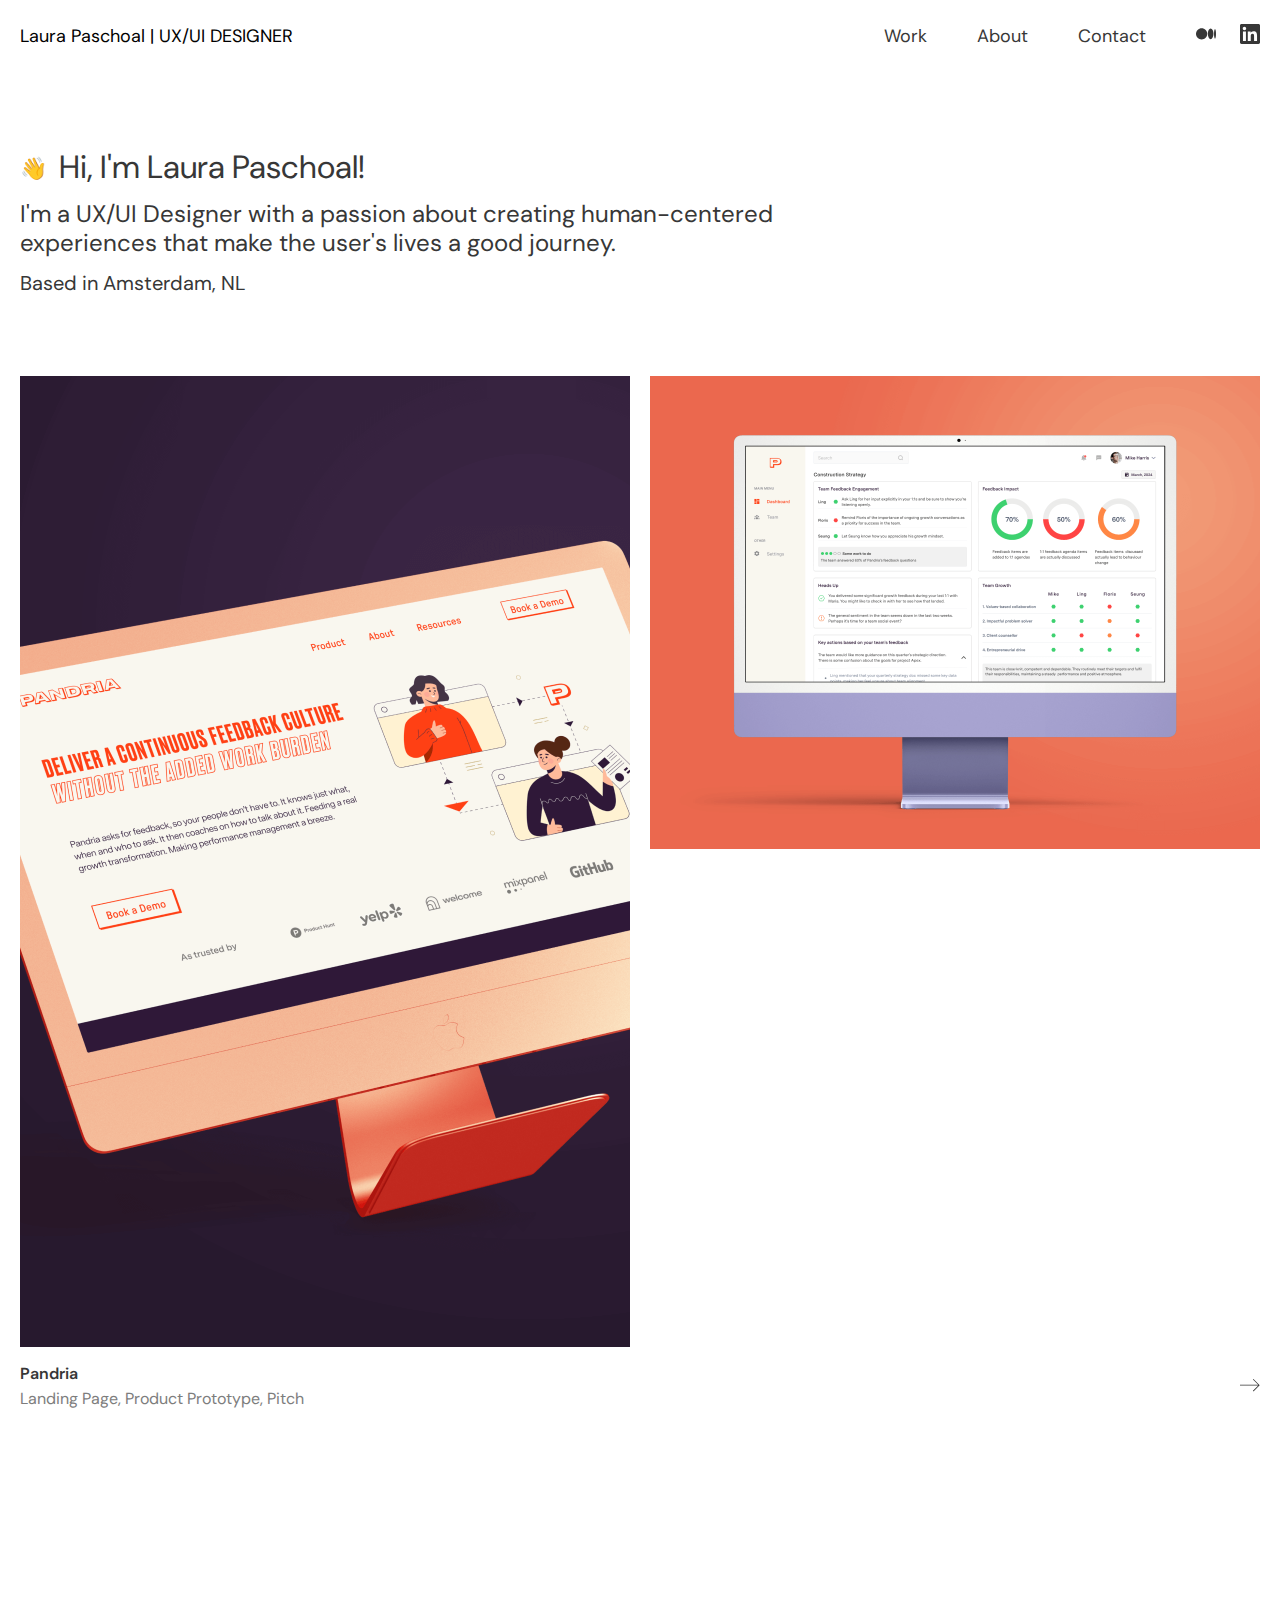
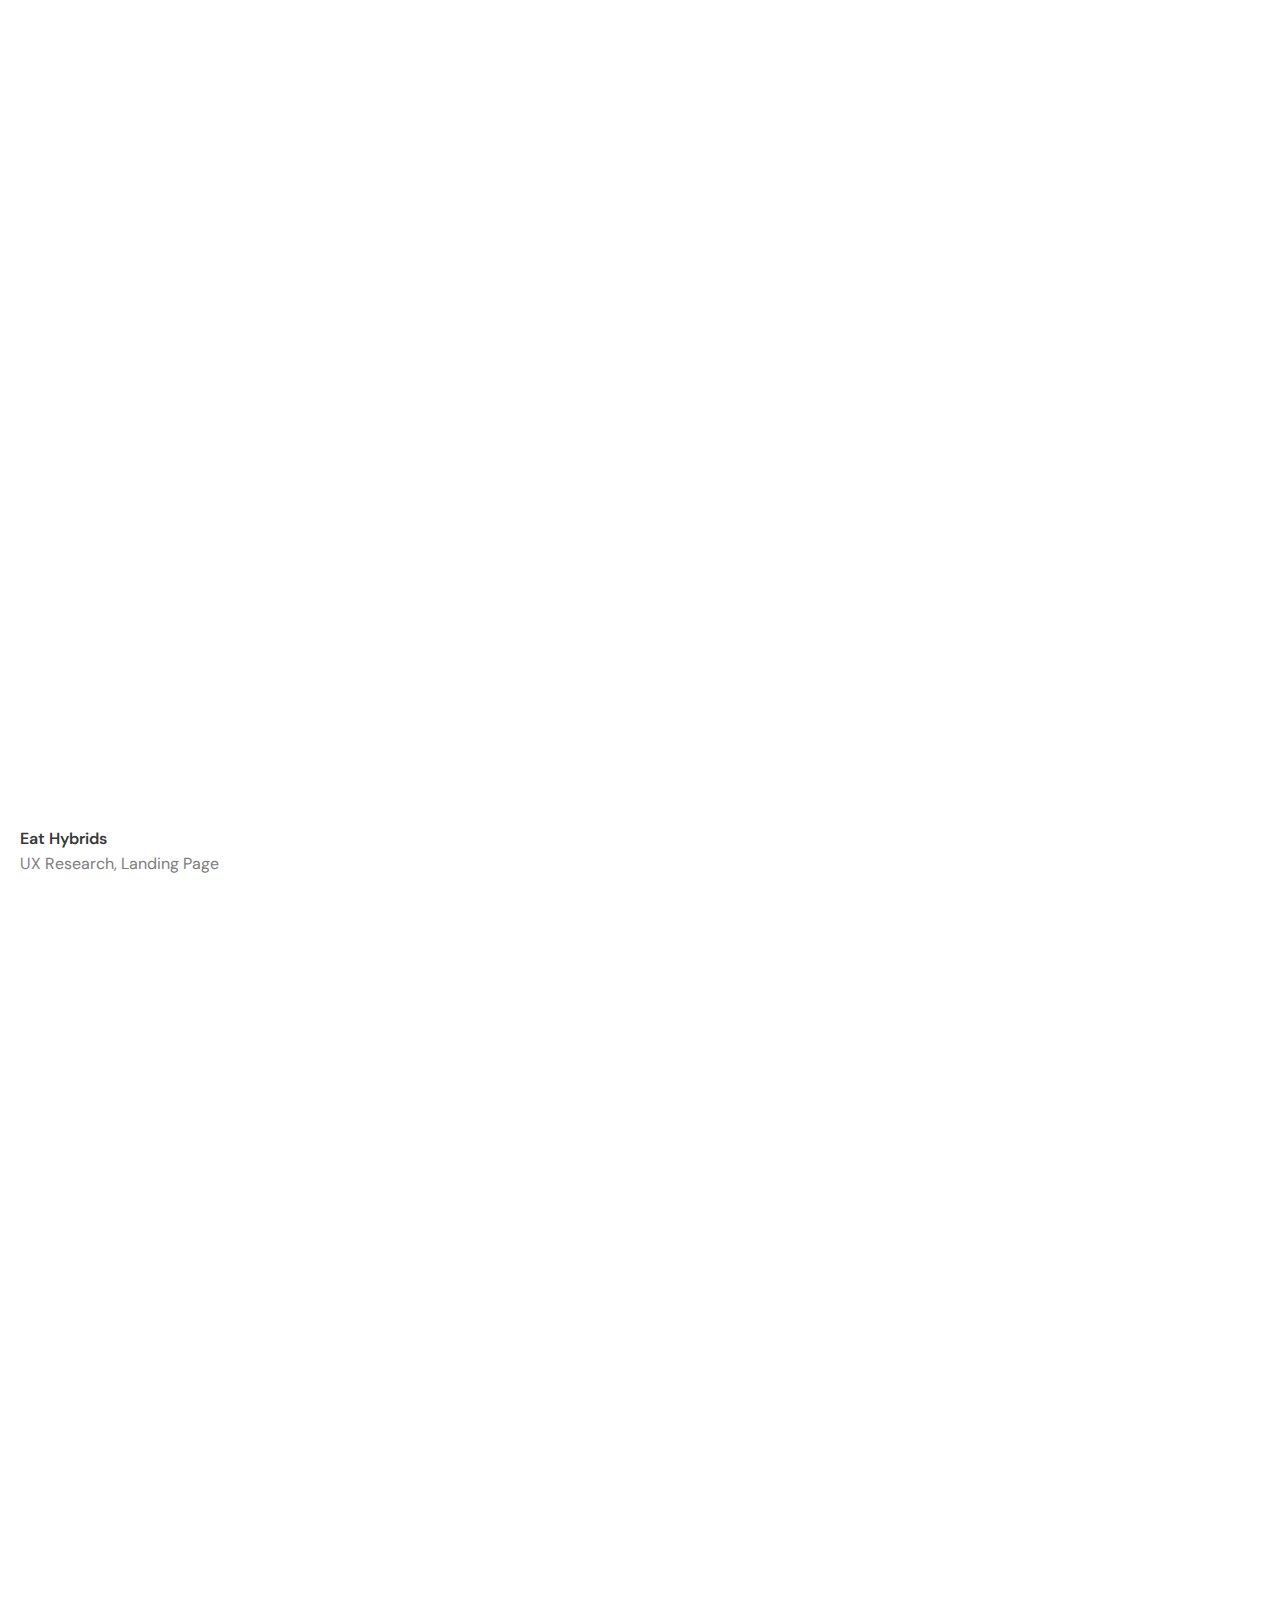
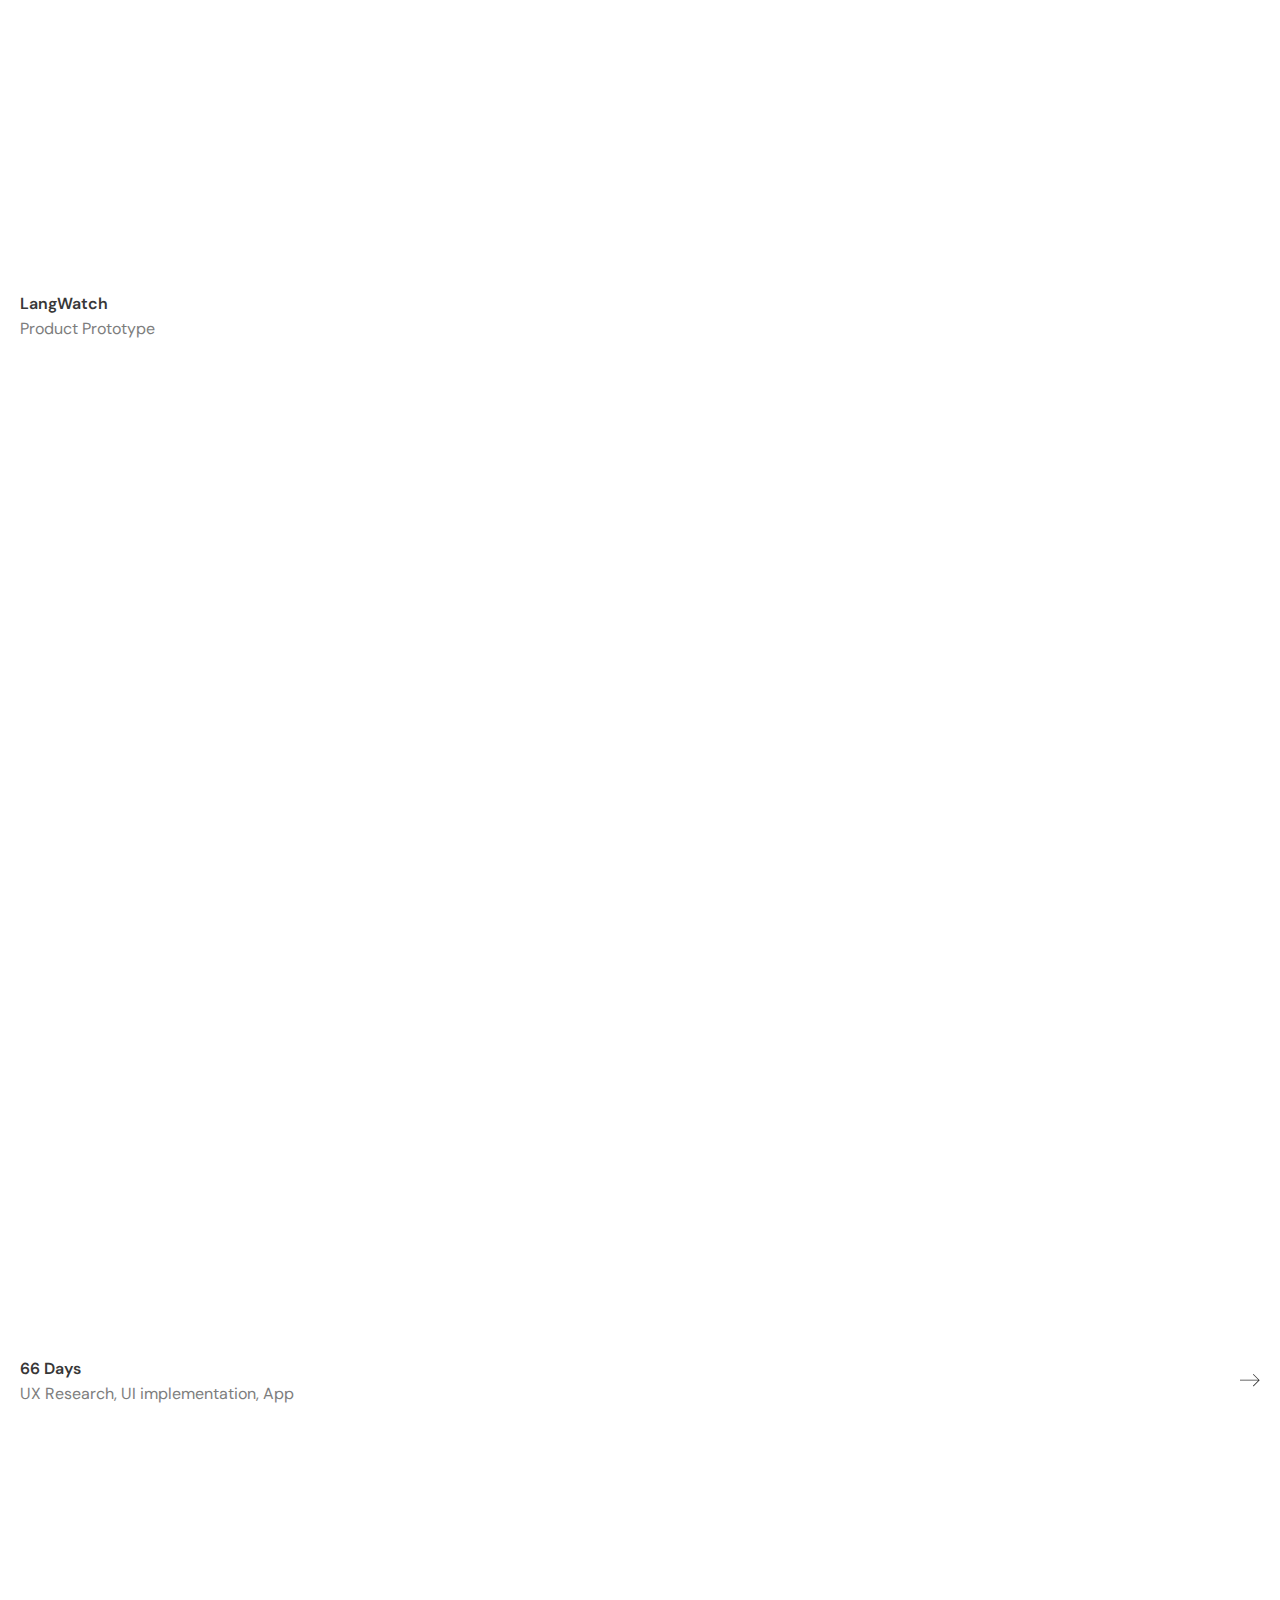
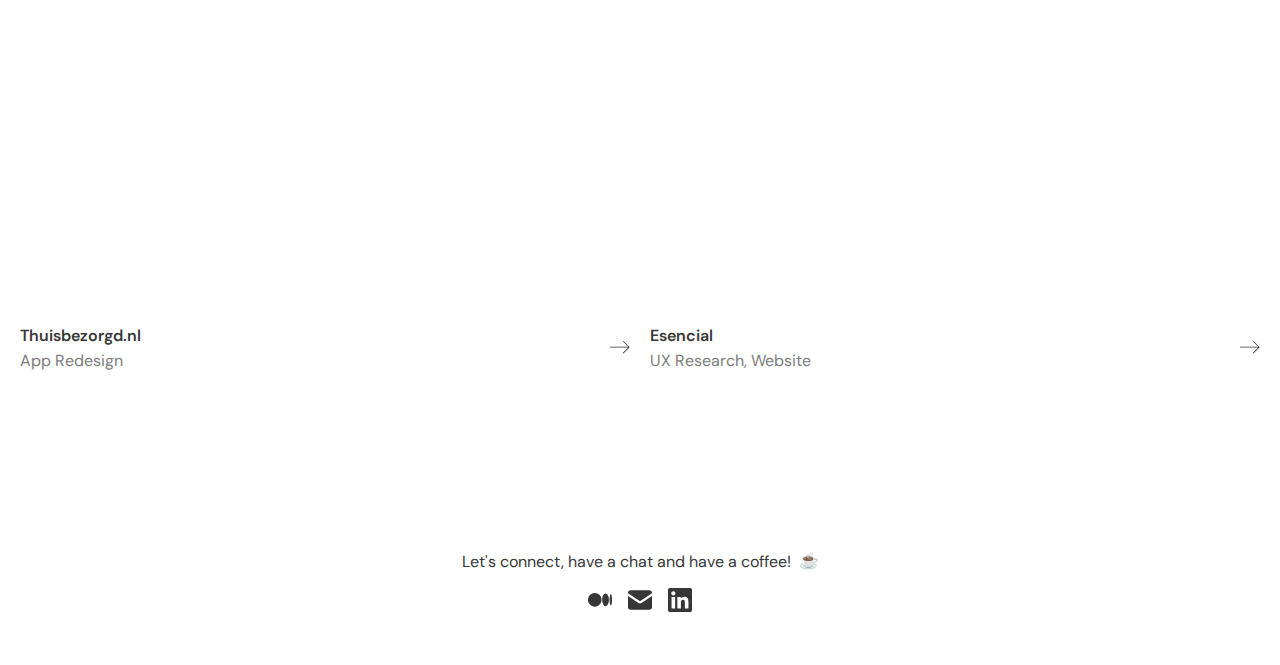
<file: index.html>
<!DOCTYPE html>
<html lang="en">
  <head>
    <meta charset="UTF-8" />
    <meta http-equiv="X-UA-Compatible" content="IE=edge" />
    <meta name="viewport" content="width=device-width, initial-scale=1.0" />
    <title>Laura's Portfolio</title>
    <link rel="preconnect" href="https://fonts.googleapis.com" />
    <link rel="preconnect" href="https://fonts.gstatic.com" crossorigin />
    <link
      href="https://fonts.googleapis.com/css2?family=DM+Sans:ital,opsz,wght@0,9..40,100..1000;1,9..40,100..1000&display=swap"
      rel="stylesheet"
    />
    <link href="https://unpkg.com/aos@2.3.1/dist/aos.css" rel="stylesheet" />
    <link rel="stylesheet" href="styles.css" />
    <script src="script.js"></script>
  </head>

  <body>
    <header>
      <div class="menu container">
        <a class="logo" href="/">Laura Paschoal | UX/UI DESIGNER</a>
        <nav class="menu-bar js-menu-bar">
          <img
            src="icons/close-black.svg"
            height="20px"
            class="menu-mobile-close js-menu-mobile-close"
          />

          <a href="/">Work</a>
          <a href="about.html">About</a>
          <a href="contact.html">Contact</a>

          <div class="menu-icons">
            <a href="https://medium.com/@lauraestevesps" target="_blank"
              ><img src="icons/medium-black.svg" alt="medium icon"
            /></a>
            <a href="https://www.linkedin.com/in/laurapaschoal/" target="_blank"
              ><img src="icons/linkedin-black.svg" alt="linkedin icon"
            /></a>
          </div>
        </nav>
        <img
          src="icons/menu.svg"
          height="24px"
          class="menu-mobile js-menu-mobile"
        />
      </div>
      <div class="container">
        <div class="headline">
          <div class="headline-name">
            <div class="hstack">
              <div style="font-size: 22px; margin-top: 2px">👋</div>
              <div>Hi, I'm Laura Paschoal!</div>
            </div>
          </div>
          <div class="headline-introduction">
            I'm a UX/UI Designer with a passion about creating human-centered
            experiences that make the user's lives a good journey.
          </div>
          <div class="headline-location">Based in Amsterdam, NL</div>
        </div>
      </div>
    </header>

    <section class="container vstack" style="gap: 32px">
      <div>
        <div
          class="project-grid"
          style="grid-template-areas: 'item1 item2' 'item1 item3'"
        >
          <div class="reveal-holder keep-vertical" style="grid-area: item1">
            <div class="reveal-block" data-aos="reveal-top"></div>
            <div
              class="project-grid-card"
              style="
                width: 100%;
                height: 971px;
                background-image: url('images/home/pandria-1.png');
              "
            ></div>
          </div>
          <div class="reveal-holder" style="grid-area: item2">
            <div class="reveal-block" data-aos="reveal-top"></div>
            <div
              class="project-grid-card"
              style="
                width: 100%;
                height: 473px;
                background-image: url('images/home/pandria-2.png');
              "
            ></div>
          </div>
          <div class="reveal-holder" style="grid-area: item3">
            <div class="reveal-block" data-aos="reveal-top"></div>
            <div
              class="project-grid-card"
              style="
                width: 100%;
                height: 473px;
                background-image: url('images/home/pandria-3.png');
              "
            ></div>
          </div>
        </div>

        <a href="pandria.html" style="text-decoration: none">
          <div
            class="hstack"
            style="
              justify-content: space-between;
              align-items: center;
              margin-top: 16px;
            "
          >
            <div class="vstack" style="gap: 4px">
              <div class="project-grid-title">Pandria</div>
              <div class="project-grid-subtitle">
                Landing Page, Product Prototype, Pitch
              </div>
            </div>
            <img src="./icons/arrow-see-more.svg" alt="See more" />
          </div>
        </a>
      </div>

      <div>
        <div
          class="project-grid project-grid-1-item"
          style="grid-template-areas: 'item1'"
        >
          <div class="reveal-holder" style="grid-area: item1">
            <div class="reveal-block" data-aos="reveal-top"></div>
            <div
              class="project-grid-card"
              style="
                width: 100%;
                height: 971px;
                background-image: url('images/home/eathybrids-1.png');
              "
            ></div>
          </div>
        </div>

        <div class="vstack" style="margin-top: 16px; gap: 4px">
          <div class="project-grid-title">Eat Hybrids</div>
          <div class="project-grid-subtitle">UX Research, Landing Page</div>
        </div>
      </div>

      <div>
        <div
          class="project-grid project-grid-2-items"
          style="grid-template-areas: 'item1 item2'"
        >
          <div class="reveal-holder" style="grid-area: item1">
            <div class="reveal-block" data-aos="reveal-top"></div>
            <div
              class="project-grid-card"
              style="
                width: 100%;
                height: 971px;
                background-image: url('images/home/langwatch-1.png');
              "
            ></div>
          </div>
          <div class="reveal-holder keep-vertical" style="grid-area: item2">
            <div class="reveal-block" data-aos="reveal-top"></div>
            <div
              class="project-grid-card"
              style="
                width: 100%;
                height: 971px;
                background-image: url('images/home/langwatch-2.png');
              "
            ></div>
          </div>
        </div>

        <div class="vstack" style="margin-top: 16px; gap: 4px">
          <div class="project-grid-title">LangWatch</div>
          <div class="project-grid-subtitle">Product Prototype</div>
        </div>
      </div>

      <div>
        <div
          class="project-grid project-grid-1-item"
          style="grid-template-areas: 'item1'"
        >
          <div class="reveal-holder" style="grid-area: item1">
            <div class="reveal-block" data-aos="reveal-top"></div>
            <div
              class="project-grid-card"
              style="
                width: 100%;
                height: 971px;
                background-image: url('images/home/66days-1.png');
              "
            ></div>
          </div>
        </div>

        <a href="66-days.html" style="text-decoration: none">
          <div
            class="hstack"
            style="
              justify-content: space-between;
              align-items: center;
              margin-top: 16px;
            "
          >
            <div class="vstack" style="gap: 4px">
              <div class="project-grid-title">66 Days</div>
              <div class="project-grid-subtitle">
                UX Research, UI implementation, App
              </div>
            </div>
            <img src="./icons/arrow-see-more.svg" alt="See more" />
          </div>
        </a>
      </div>

      <div class="hstack mobile-vstack" style="gap: 20px">
        <div class="vstack" style="width: 100%; gap: 0">
          <div
            class="project-grid project-grid-1-item"
            style="grid-template-areas: 'item1'"
          >
            <div class="reveal-holder" style="grid-area: item1">
              <div class="reveal-block" data-aos="reveal-top"></div>
              <div
                class="project-grid-card"
                style="
                  width: 100%;
                  height: 473px;
                  background-image: url('images/home/thuisbezorgd-1.png');
                "
              ></div>
            </div>
          </div>

          <a href="thuisbezorgd.html" style="text-decoration: none">
            <div
              class="hstack"
              style="
                justify-content: space-between;
                align-items: center;
                margin-top: 16px;
              "
            >
              <div class="vstack" style="gap: 4px">
                <div class="project-grid-title">Thuisbezorgd.nl</div>
                <div class="project-grid-subtitle">
                  App Redesign
                </div>
              </div>
              <img src="./icons/arrow-see-more.svg" alt="See more" />
            </div>
          </a>
        </div>

        <div class="vstack" style="width: 100%; gap: 0">
          <div
            class="project-grid project-grid-1-item"
            style="grid-template-areas: 'item1'"
          >
            <div class="reveal-holder" style="grid-area: item1">
              <div class="reveal-block" data-aos="reveal-top"></div>
              <div
                class="project-grid-card"
                style="
                  width: 100%;
                  height: 473px;
                  background-image: url('images/home/essencial-1.png');
                "
              ></div>
            </div>
          </div>

          <a href="esencial.html" style="text-decoration: none">
            <div
              class="hstack"
              style="
                justify-content: space-between;
                align-items: center;
                margin-top: 16px;
              "
            >
              <div class="vstack" style="gap: 4px">
                <div class="project-grid-title">Esencial</div>
                <div class="project-grid-subtitle">
                  UX Research, Website
                </div>
              </div>
              <img src="./icons/arrow-see-more.svg" alt="See more" />
            </div>
          </a>
        </div>
      </div>
    </section>

    <!-- Contact -->

    <footer class="container vstack" style="gap: 16px">
      <div class="footer-title">
        Let's connect, have a chat and have a coffee!
        <span class="footer-title-coffee">☕</span>
      </div>
      <div class="footer-icons">
        <a href="https://medium.com/@lauraestevesps" target="_blank"
          ><img src="icons/medium-black.svg" alt="medium icon"
        /></a>
        <a href="mailto:lauraestevesps@gmail.com" target="_blank"
          ><img src="icons/email-black.svg" alt="email icon"
        /></a>
        <a href="https://www.linkedin.com/in/laurapaschoal/" target="_blank"
          ><img src="icons/linkedin-black.svg" alt="linkedin icon"
        /></a>
      </div>
    </footer>

    <script src="https://unpkg.com/aos@2.3.1/dist/aos.js"></script>
    <script>
      AOS.init({
        once: true,
        offset: 50,
        duration: 750,
      });
    </script>
  </body>
</html>
</file>
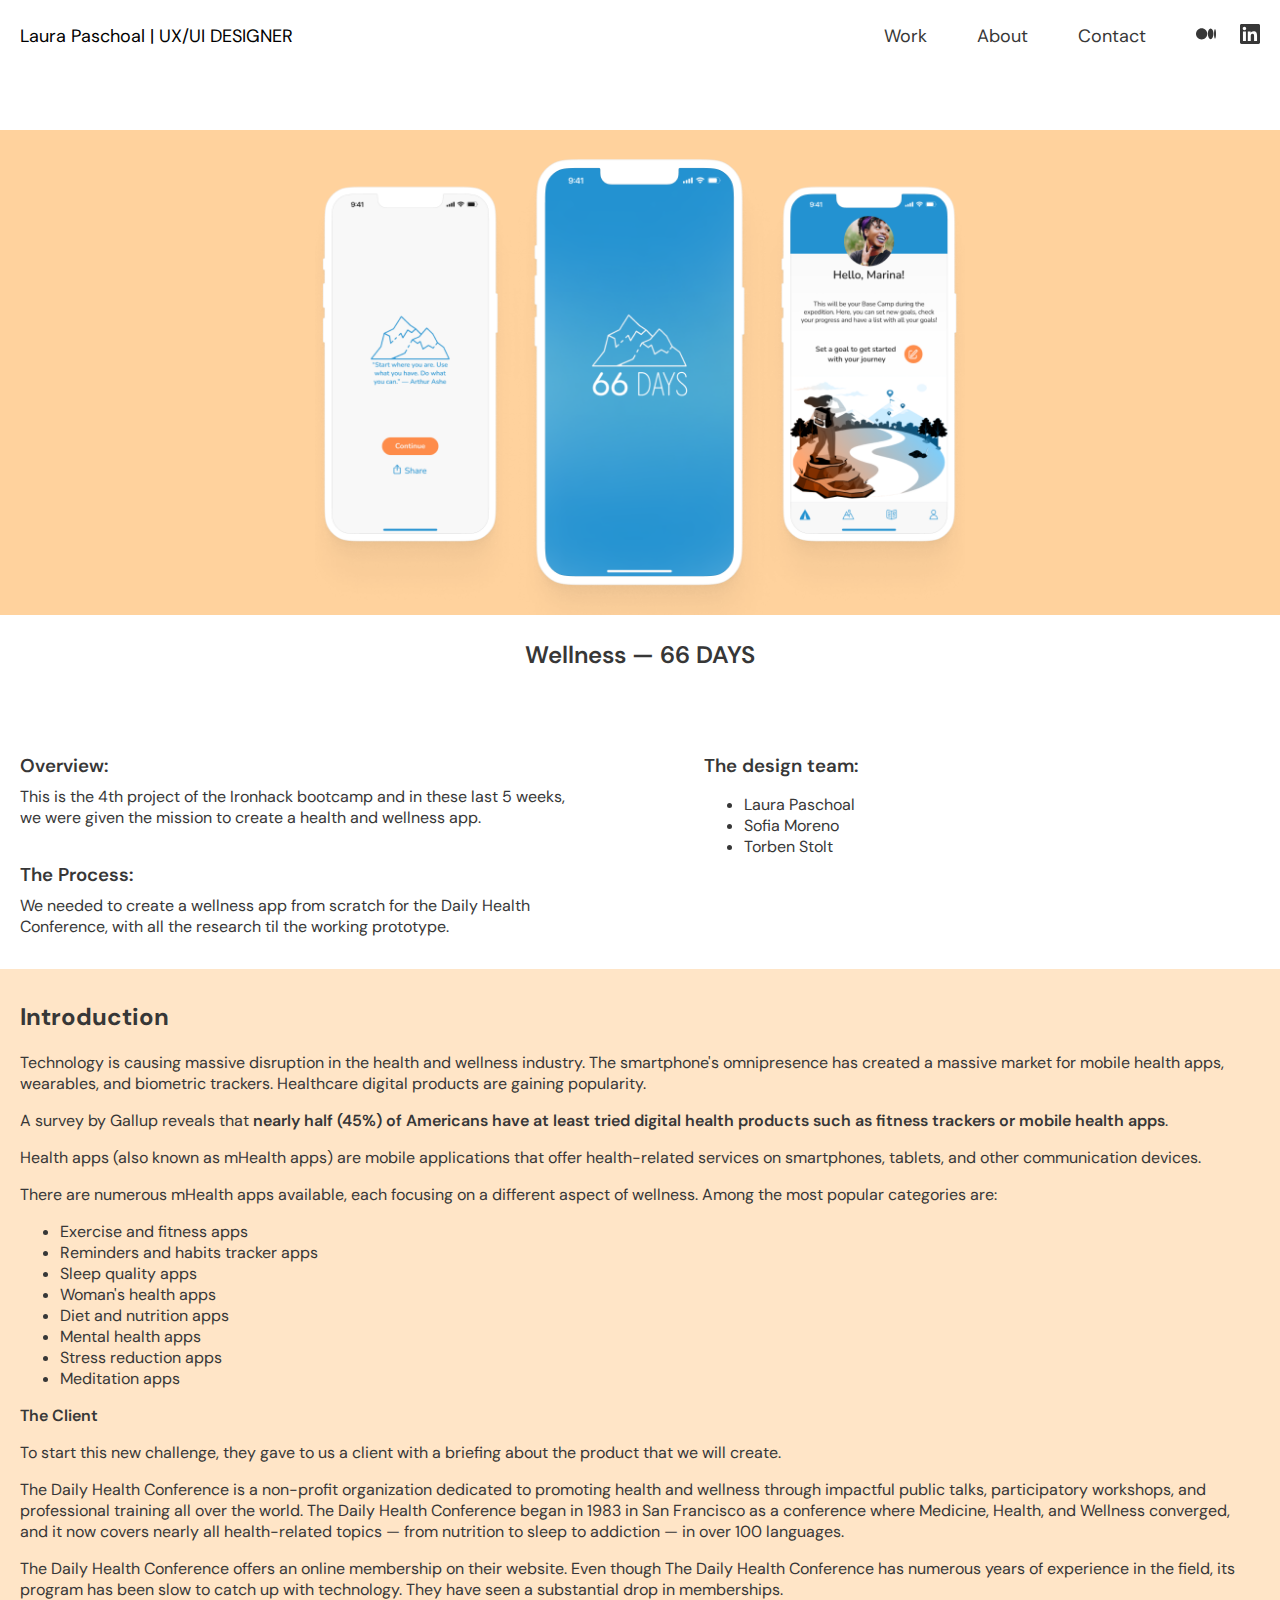
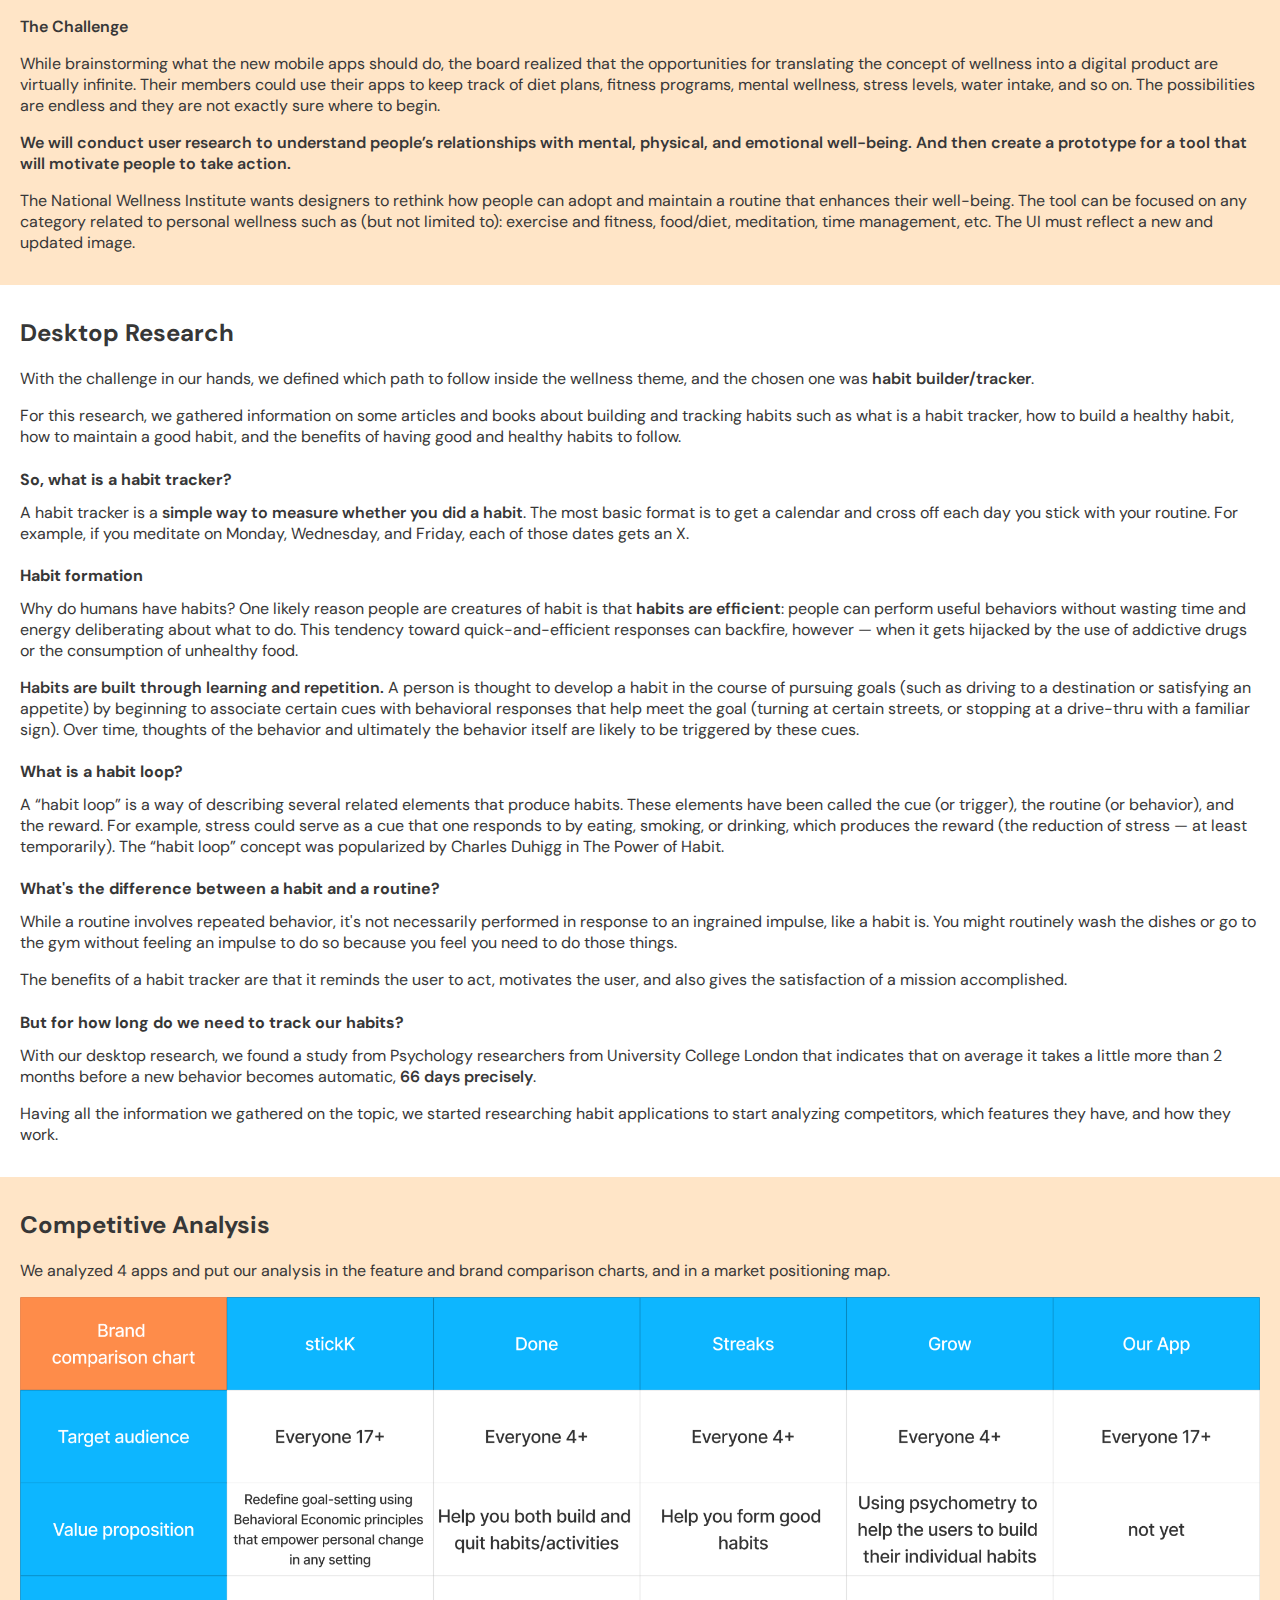
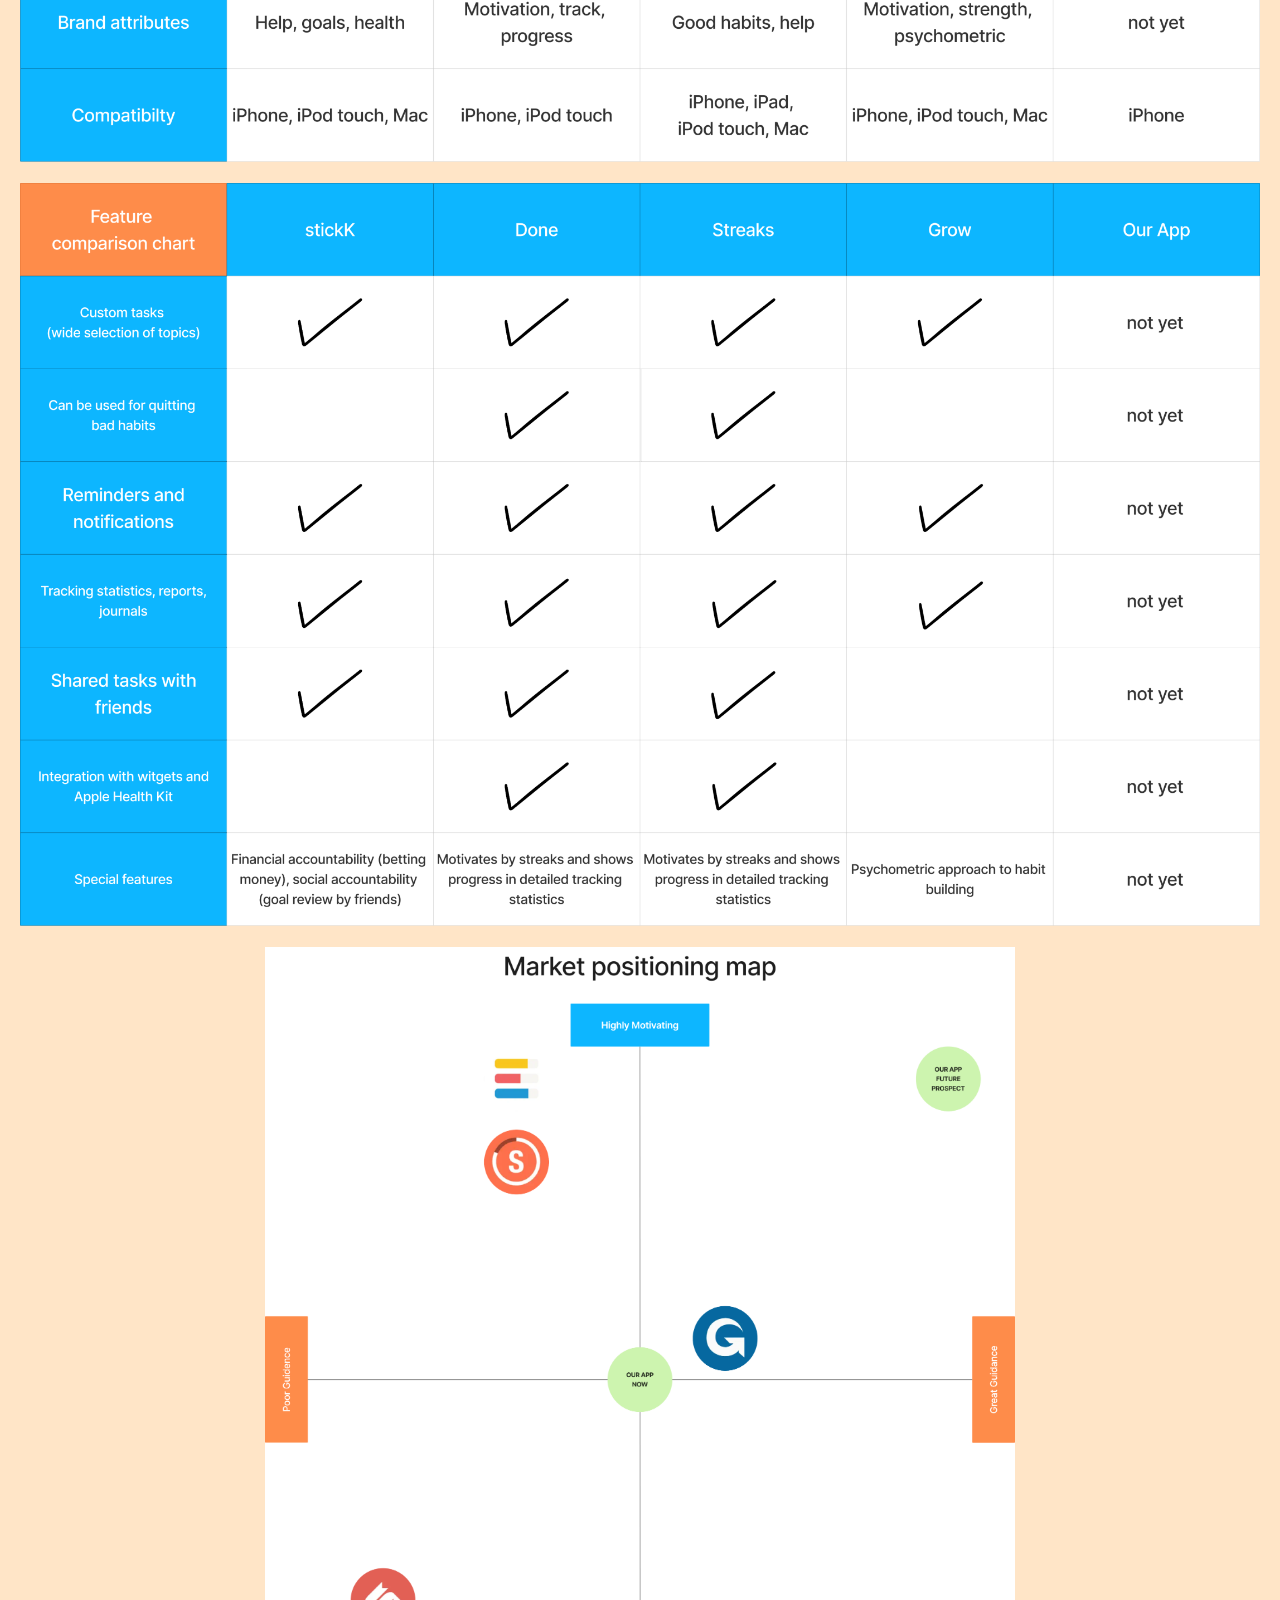
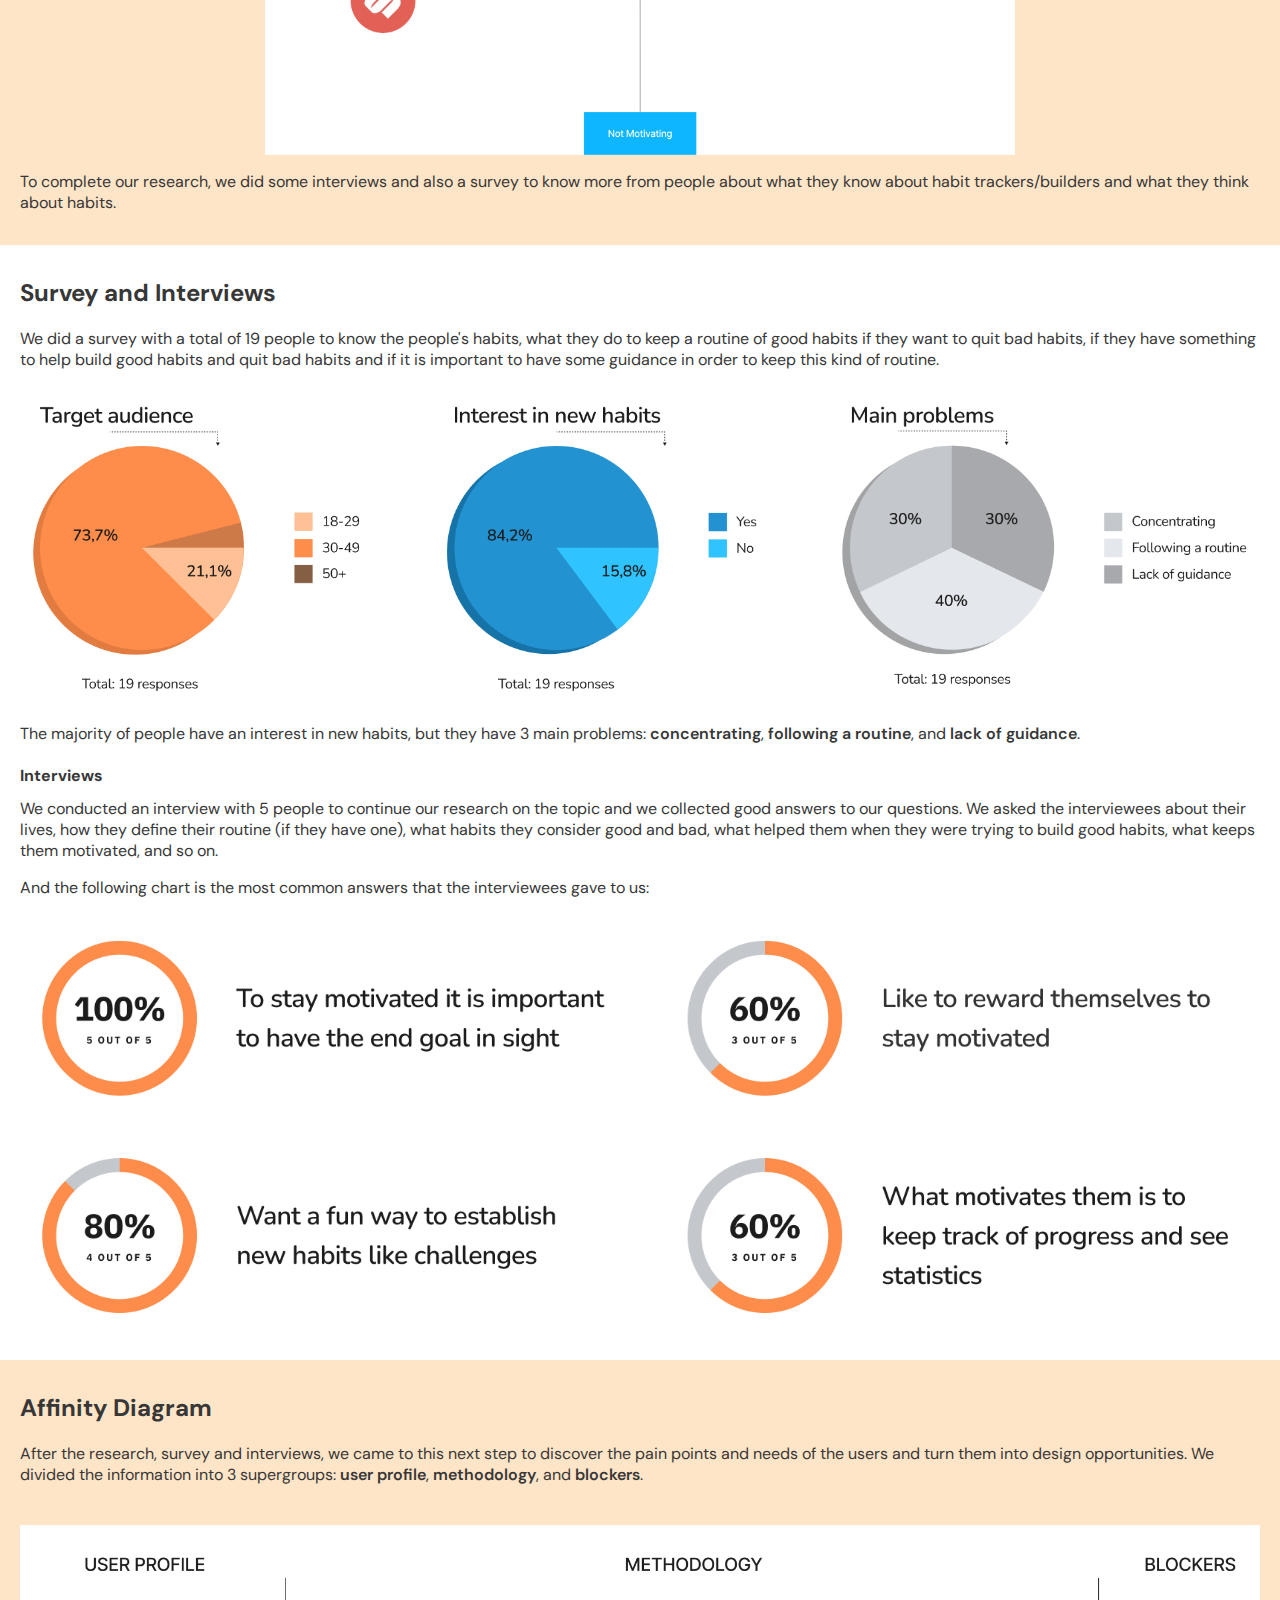
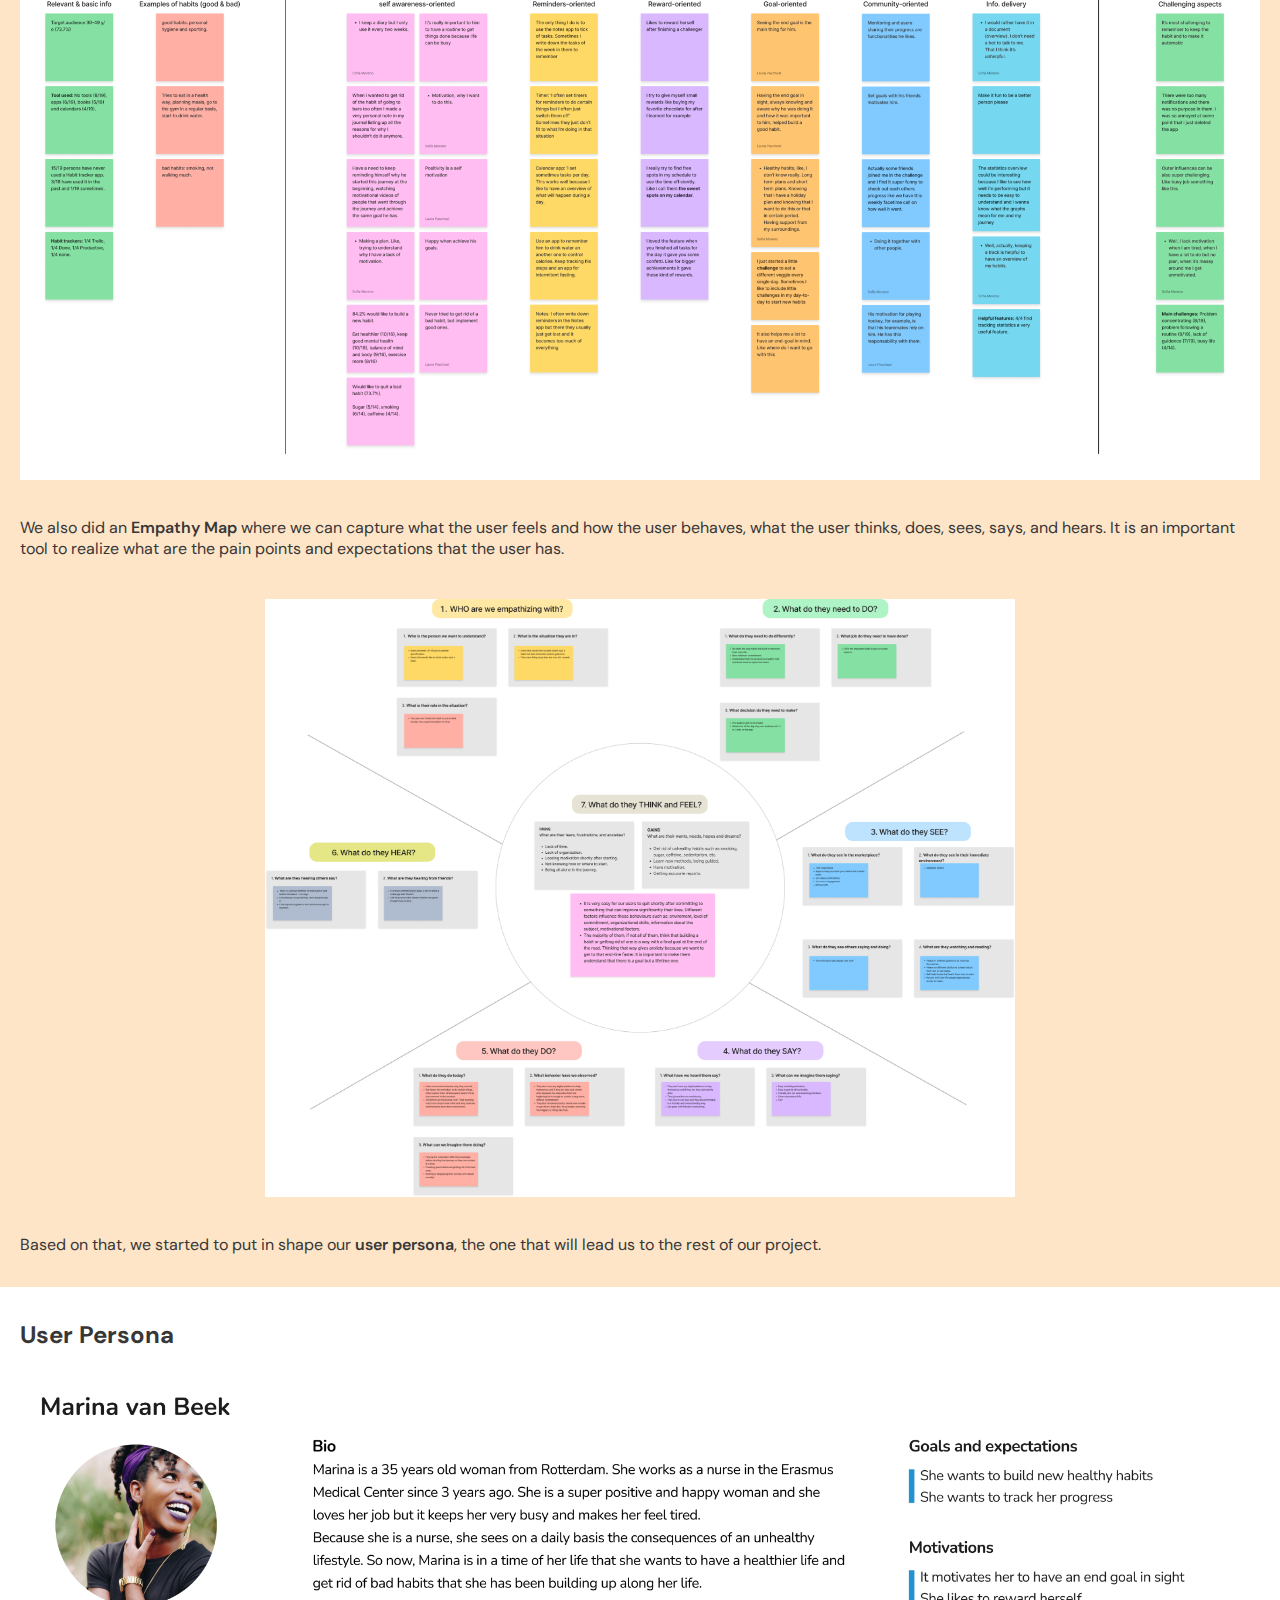
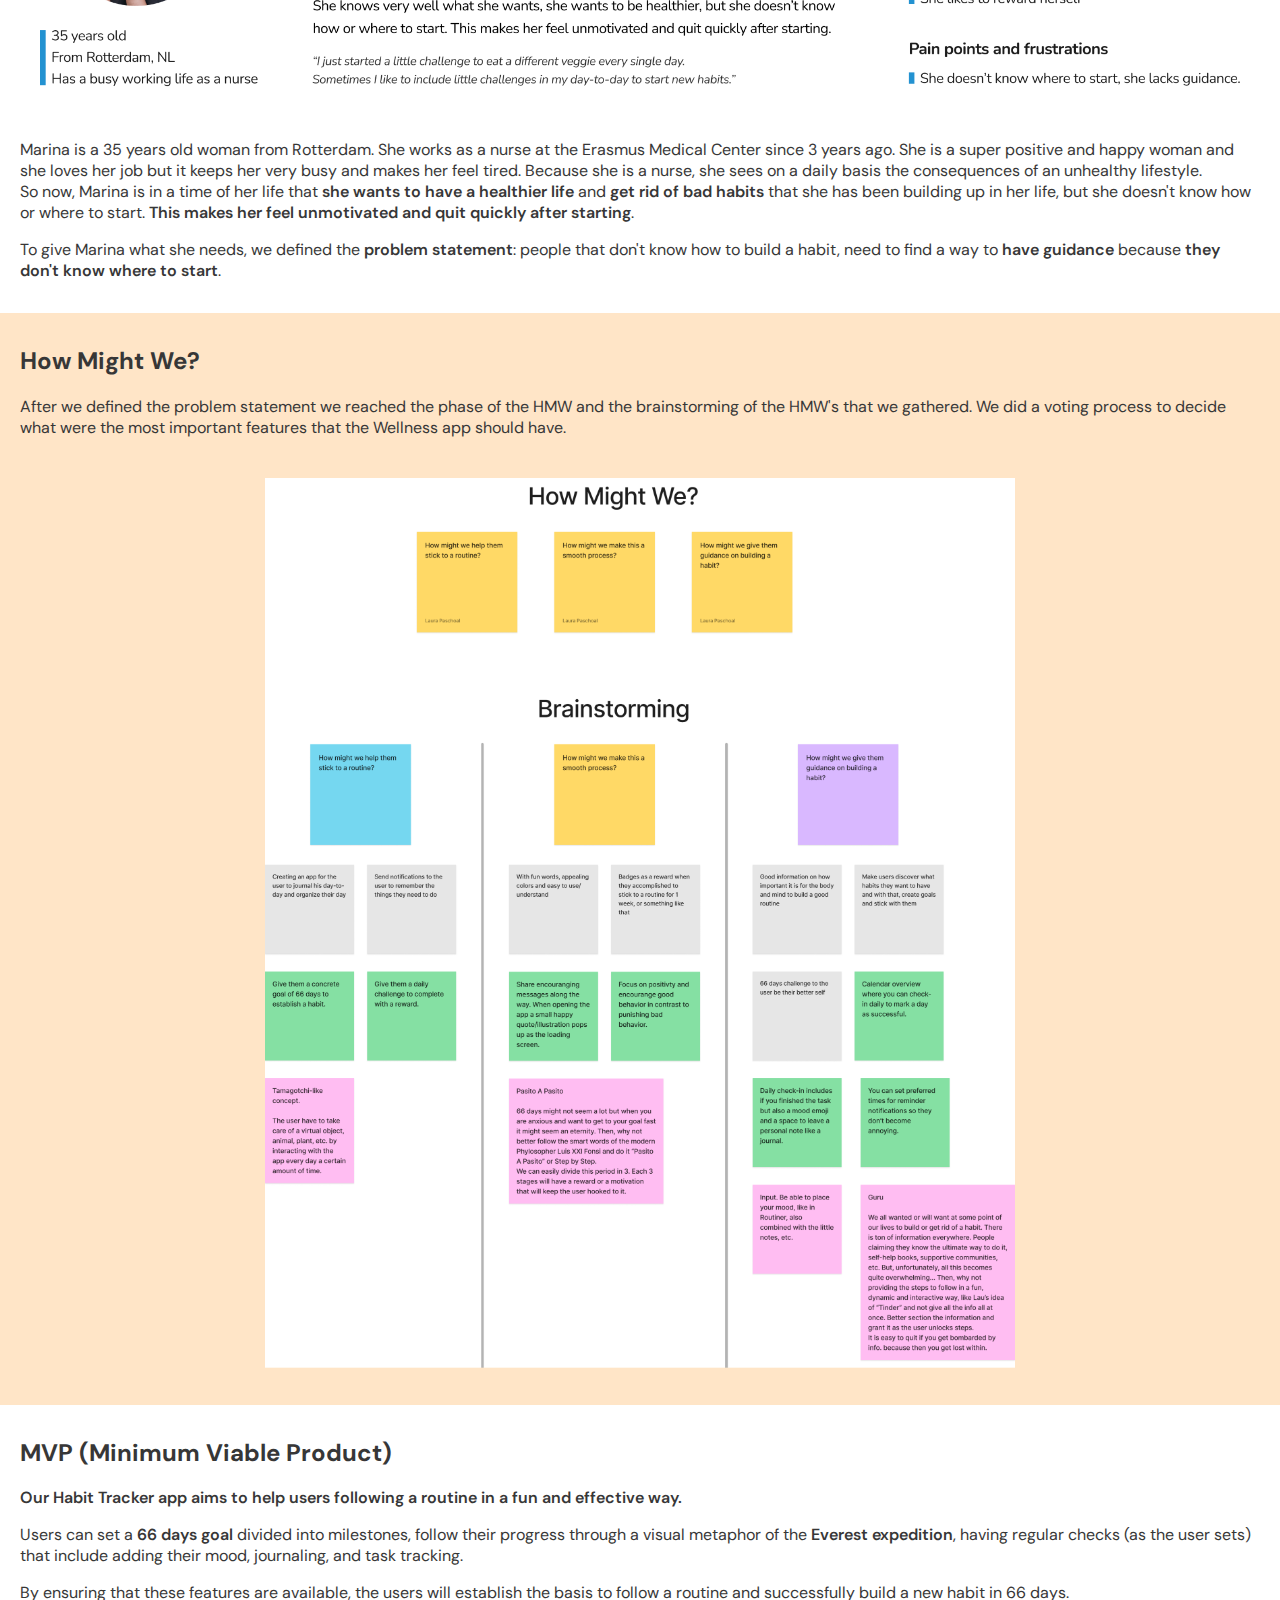
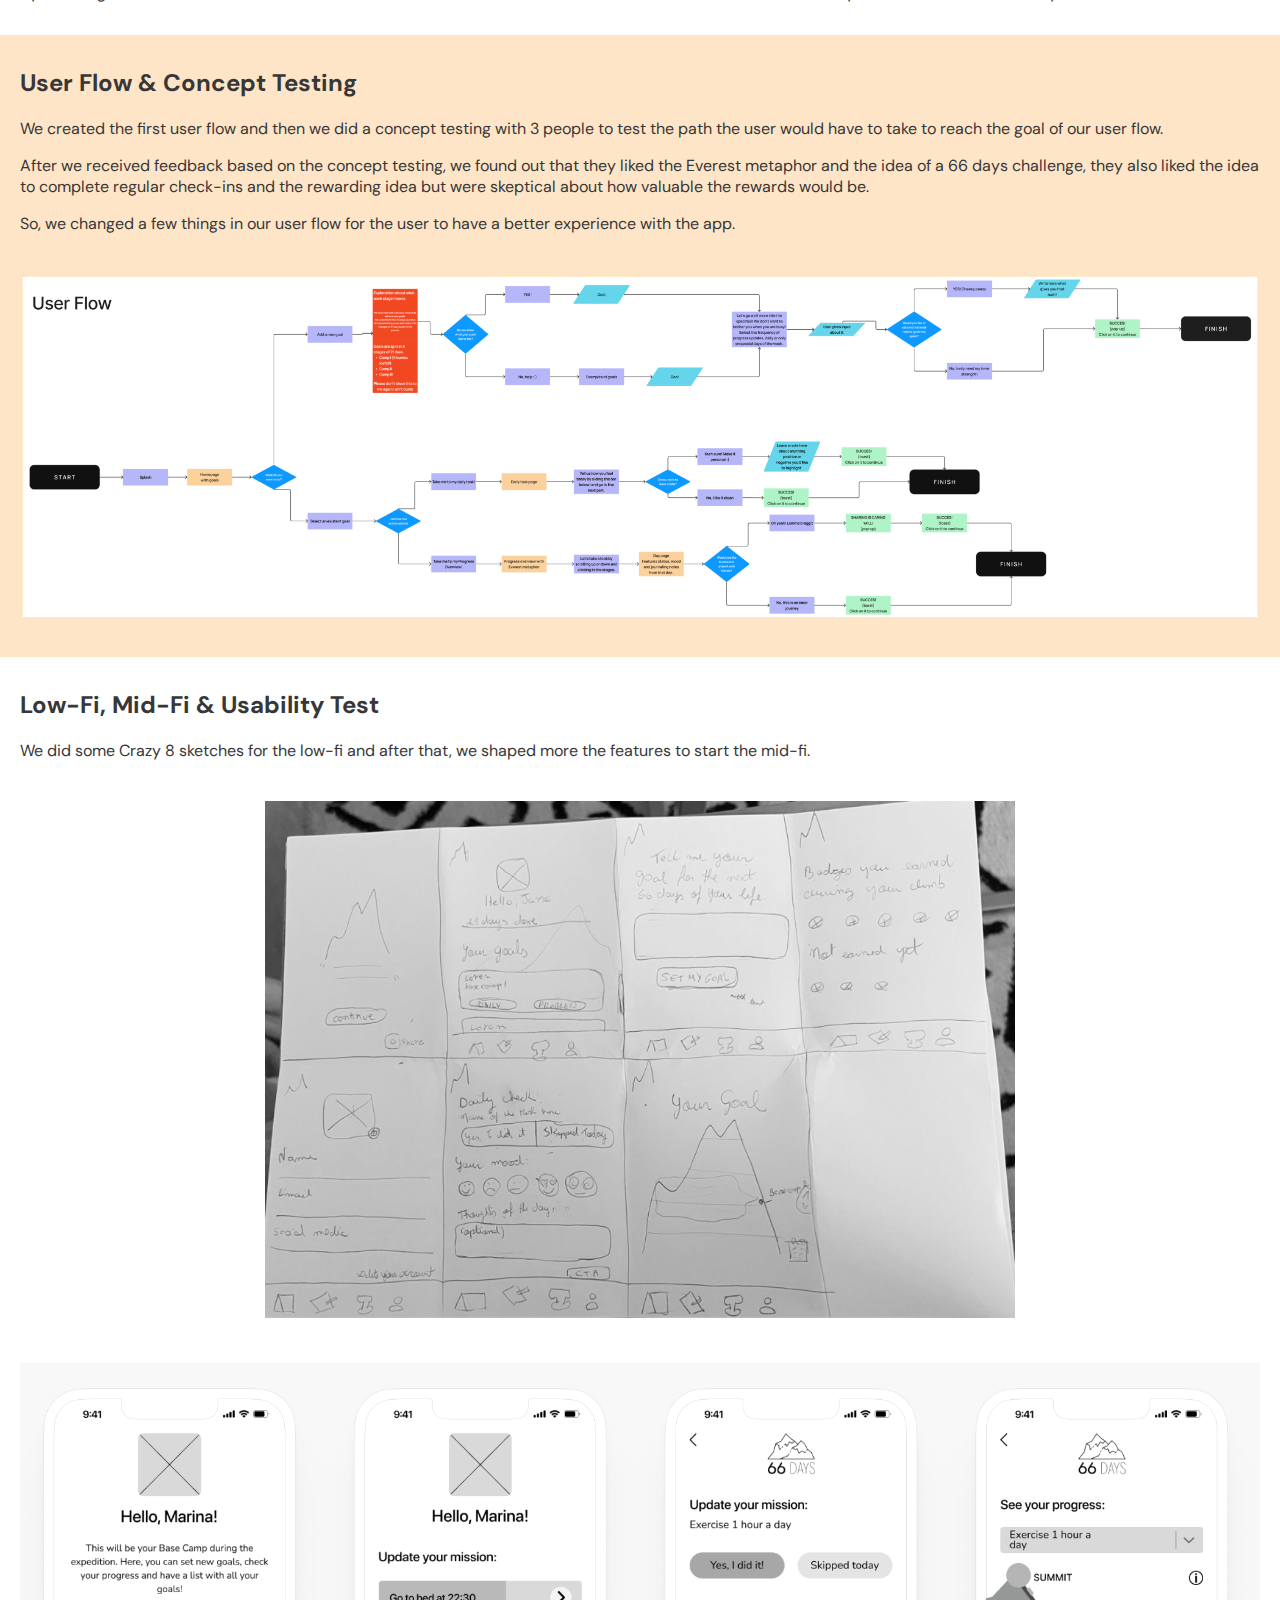
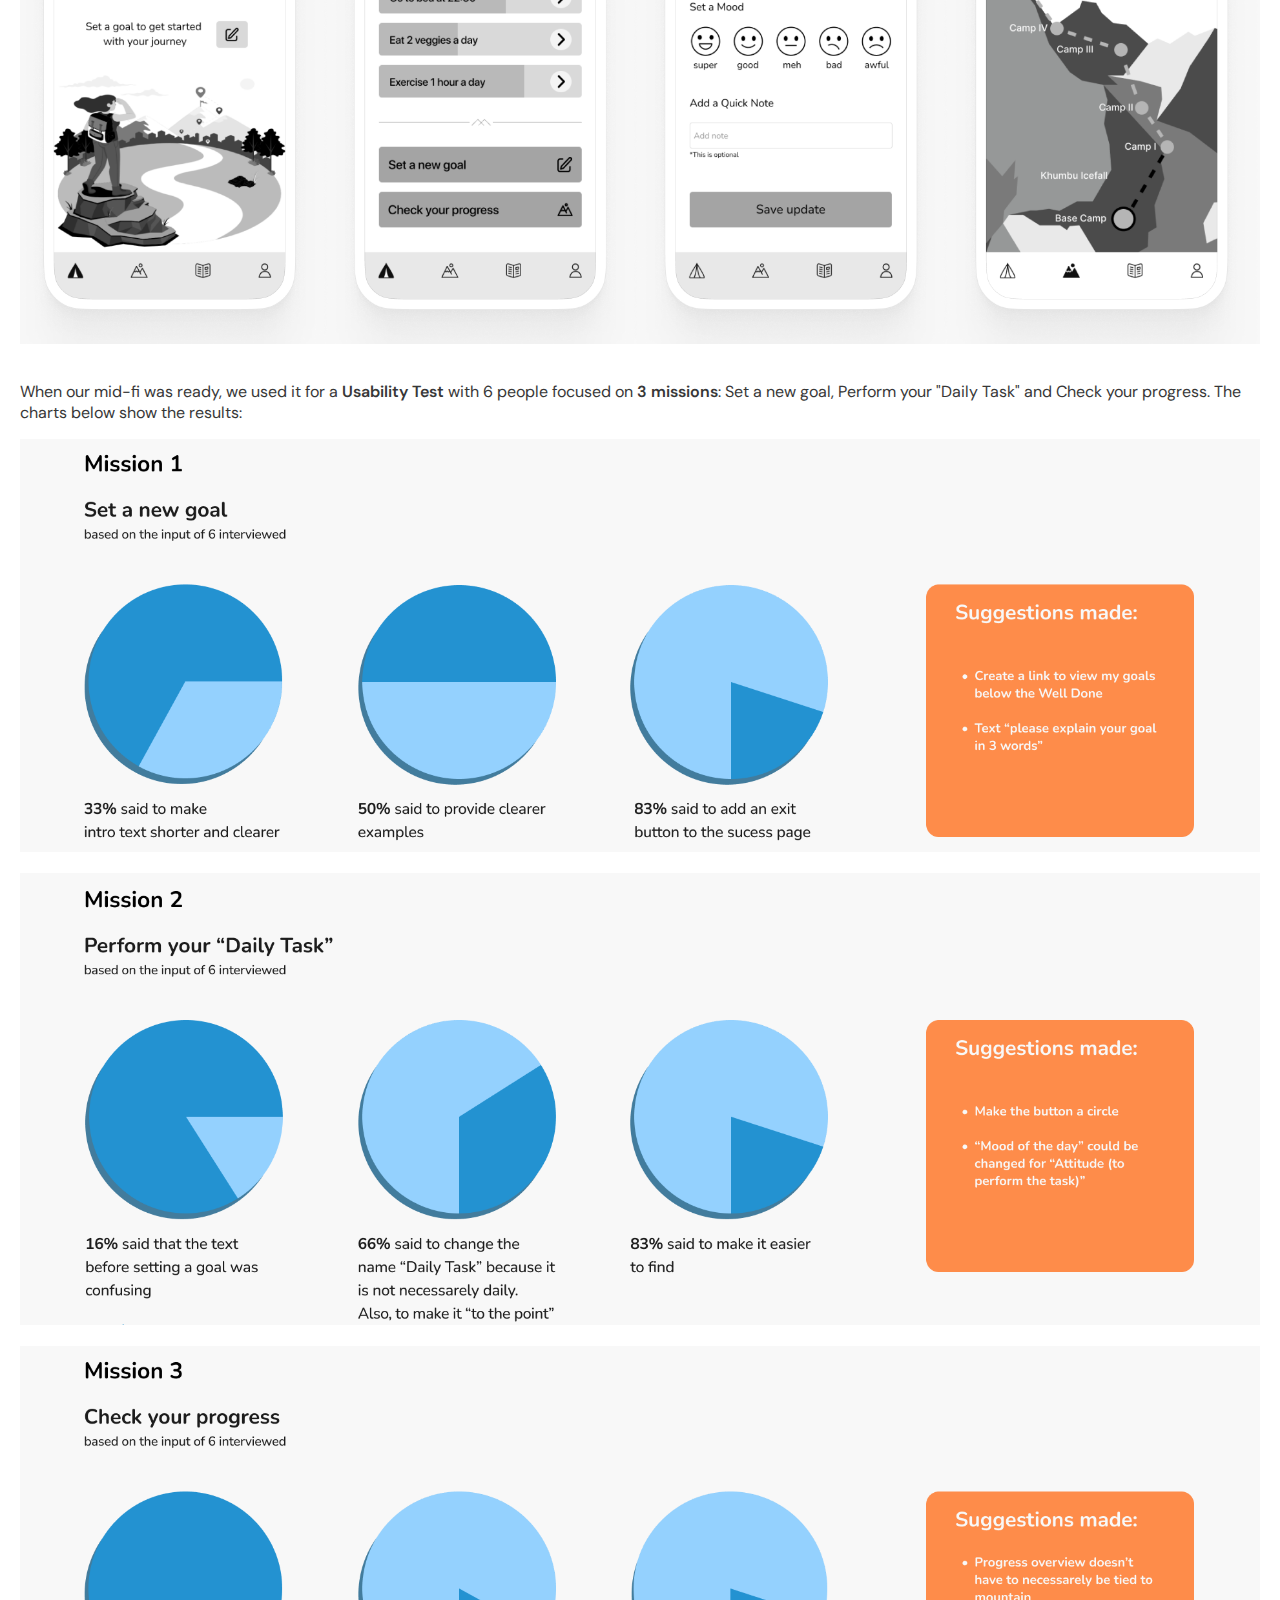
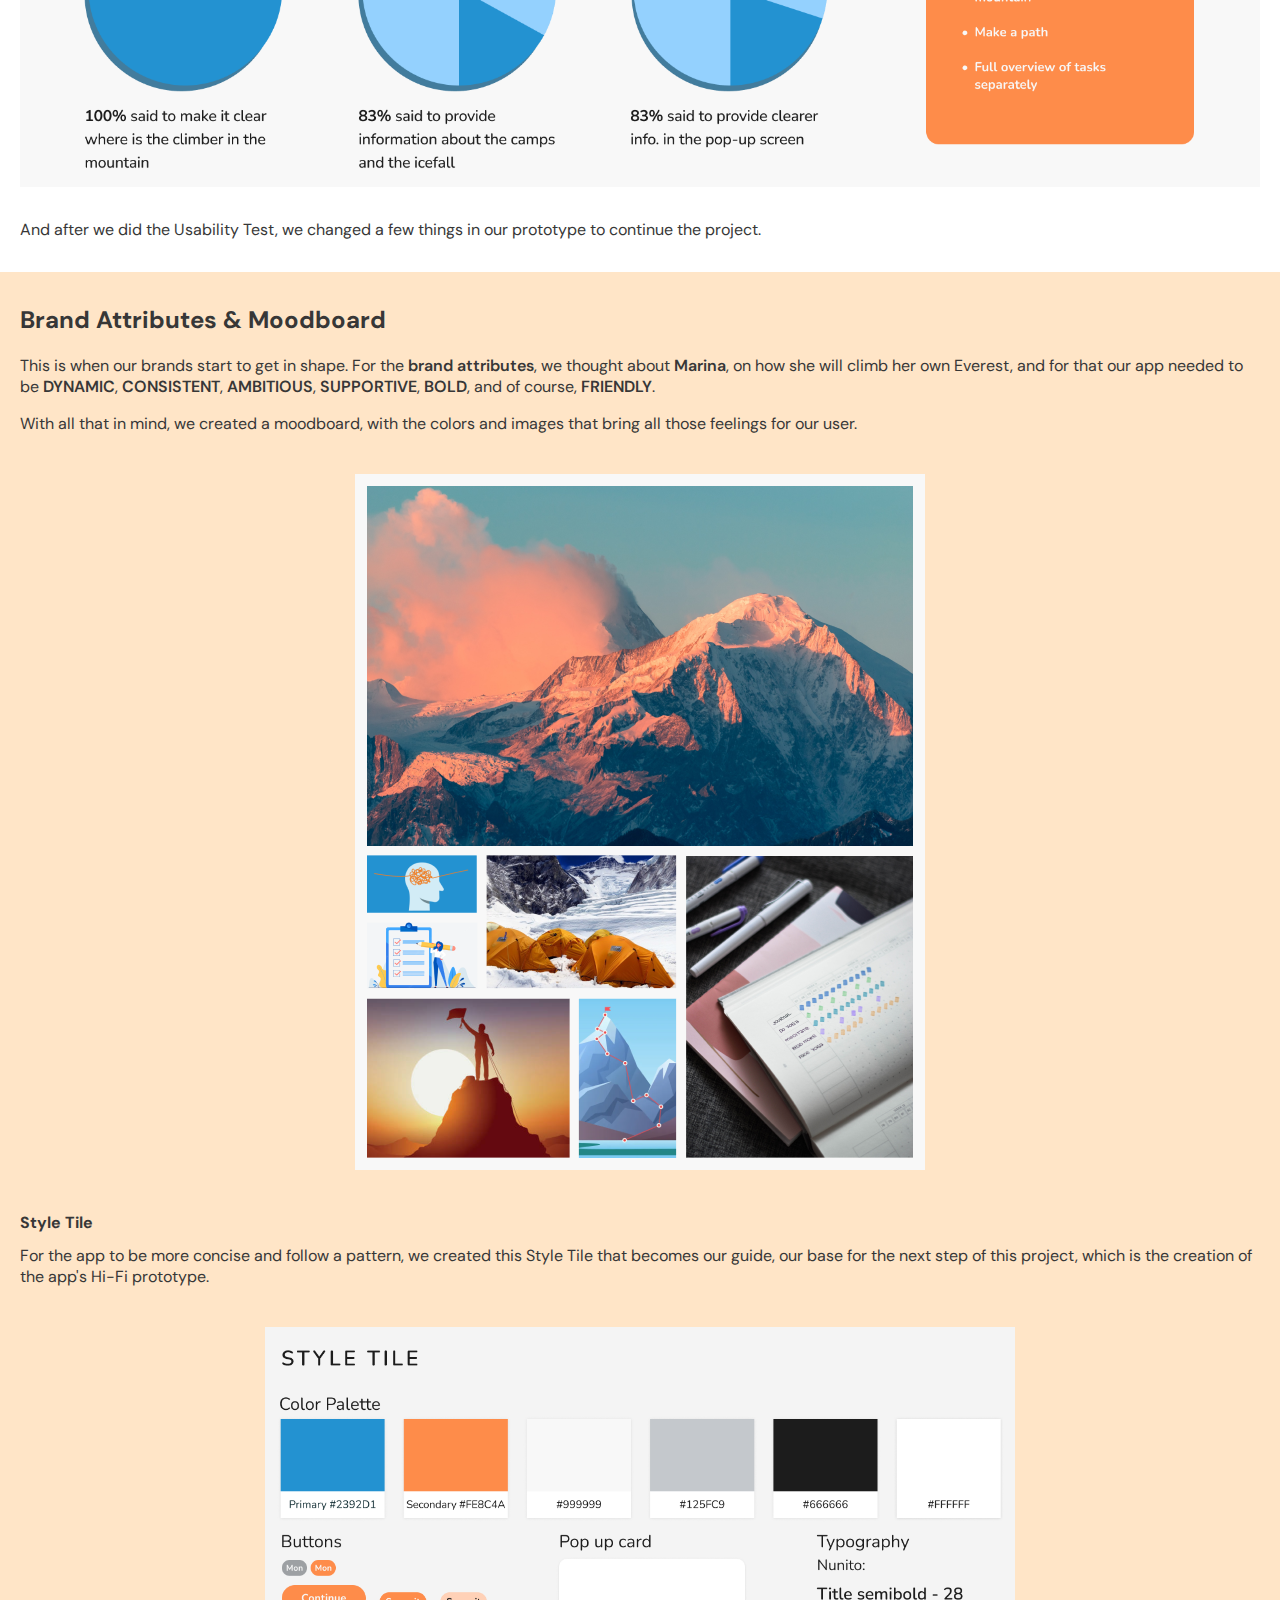
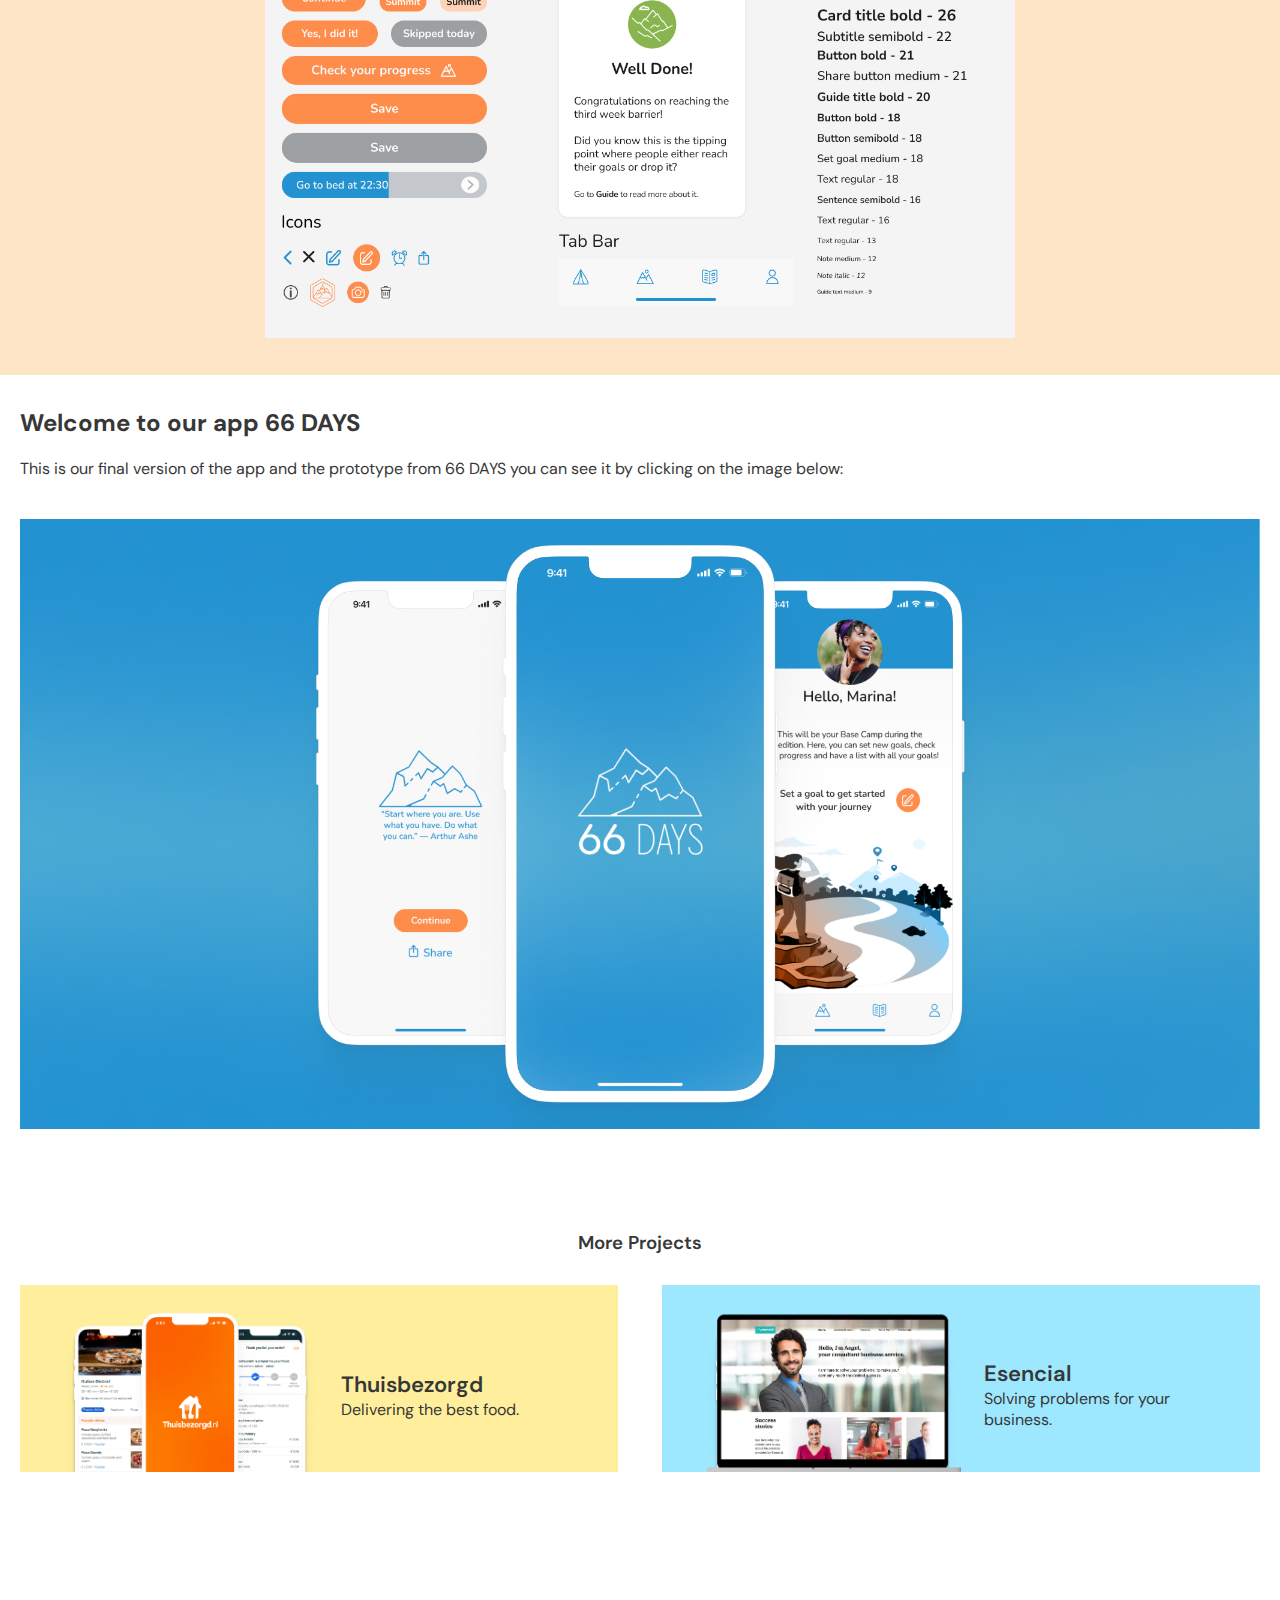
<file: 66-days.html>
<!DOCTYPE html>
<html lang="en">
  <head>
    <meta charset="UTF-8" />
    <meta http-equiv="X-UA-Compatible" content="IE=edge" />
    <meta name="viewport" content="width=device-width, initial-scale=1.0" />
    <title>Laura's Portfolio</title>
    <link rel="preconnect" href="https://fonts.googleapis.com" />
    <link rel="preconnect" href="https://fonts.gstatic.com" crossorigin />
    <link
      href="https://fonts.googleapis.com/css2?family=DM+Sans:ital,opsz,wght@0,9..40,100..1000;1,9..40,100..1000&display=swap"
      rel="stylesheet"
    />
    <link rel="stylesheet" href="styles.css" />
    <script src="script.js"></script>
  </head>

  <body class="work-66-days">
    <header>
      <div class="menu container">
        <a class="logo" href="/">Laura Paschoal | UX/UI DESIGNER</a>
        <nav class="menu-bar js-menu-bar">
          <img
            src="icons/close-black.svg"
            height="20px"
            class="menu-mobile-close js-menu-mobile-close"
          />
          <a href="/">Work</a>
          <a href="about.html">About</a>
          <a href="#">Contact</a>

          <div class="menu-icons">
            <a href="https://medium.com/@lauraestevesps" target="_blank"
              ><img src="icons/medium-black.svg" alt="medium icon"
            /></a>
            <a href="https://www.linkedin.com/in/laurapaschoal/" target="_blank"
              ><img src="icons/linkedin-black.svg" alt="linkedin icon"
            /></a>
          </div>
        </nav>
        <img src="icons/menu.svg" height="24px" class="menu-mobile" />
      </div>
    </header>

    <div class="work-header">
      <img
        width="650"
        src="images/66-days.png"
        alt="App 66 Days Project Image"
      />
    </div>
    <div class="work-section">
      <div class="container">
        <h1 class="work-title">Wellness — 66 DAYS</h1>
        <div class="work-summary row-or-column">
          <div class="work-summary-column">
            <div>
              <h3>Overview:</h3>
              <p>
                This is the 4th project of the Ironhack bootcamp and in these
                last 5 weeks, we were given the mission to create a health and
                wellness app.
              </p>
            </div>
            <div>
              <h3>The Process:</h3>
              <p>
                We needed to create a wellness app from scratch for the Daily
                Health Conference, with all the research til the working
                prototype.
              </p>
            </div>
          </div>

          <div class="work-summary-column">
            <h3>The design team:</h3>
            <ul>
              <li>Laura Paschoal</li>
              <li>Sofia Moreno</li>
              <li>Torben Stolt</li>
            </ul>
          </div>
        </div>
      </div>
    </div>
    <div class="work-section-color">
      <div class="container">
        <h2>Introduction</h2>
        <p>
          Technology is causing massive disruption in the health and wellness
          industry. The smartphone's omnipresence has created a massive market
          for mobile health apps, wearables, and biometric trackers. Healthcare
          digital products are gaining popularity.
        </p>
        <p>
          A survey by Gallup reveals that
          <strong
            >nearly half (45%) of Americans have at least tried digital health
            products such as fitness trackers or mobile health apps</strong
          >.
        </p>
        <p>
          Health apps (also known as mHealth apps) are mobile applications that
          offer health-related services on smartphones, tablets, and other
          communication devices.
        </p>
        <p>
          There are numerous mHealth apps available, each focusing on a
          different aspect of wellness. Among the most popular categories are:
        </p>

        <ul>
          <li>Exercise and fitness apps</li>
          <li>Reminders and habits tracker apps</li>
          <li>Sleep quality apps</li>
          <li>Woman's health apps</li>
          <li>Diet and nutrition apps</li>
          <li>Mental health apps</li>
          <li>Stress reduction apps</li>
          <li>Meditation apps</li>
        </ul>

        <p><strong>The Client</strong></p>
        <p>
          To start this new challenge, they gave to us a client with a briefing
          about the product that we will create.
        </p>
        <p>
          The Daily Health Conference is a non-profit organization dedicated to
          promoting health and wellness through impactful public talks,
          participatory workshops, and professional training all over the world.
          The Daily Health Conference began in 1983 in San Francisco as a
          conference where Medicine, Health, and Wellness converged, and it now
          covers nearly all health-related topics — from nutrition to sleep to
          addiction — in over 100 languages.
        </p>
        <p>
          The Daily Health Conference offers an online membership on their
          website. Even though The Daily Health Conference has numerous years of
          experience in the field, its program has been slow to catch up with
          technology. They have seen a substantial drop in memberships.
        </p>
        <p><strong>The Challenge</strong></p>
        <p>
          While brainstorming what the new mobile apps should do, the board
          realized that the opportunities for translating the concept of
          wellness into a digital product are virtually infinite. Their members
          could use their apps to keep track of diet plans, fitness programs,
          mental wellness, stress levels, water intake, and so on. The
          possibilities are endless and they are not exactly sure where to
          begin.
        </p>
        <p>
          <strong
            >We will conduct user research to understand people’s relationships
            with mental, physical, and emotional well-being. And then create a
            prototype for a tool that will motivate people to take action.
          </strong>
        </p>
        <p>
          The National Wellness Institute wants designers to rethink how people
          can adopt and maintain a routine that enhances their well-being. The
          tool can be focused on any category related to personal wellness such
          as (but not limited to): exercise and fitness, food/diet, meditation,
          time management, etc. The UI must reflect a new and updated image.
        </p>
      </div>
    </div>
    <div class="work-section">
      <div class="container">
        <h2>Desktop Research</h2>
        <p>
          With the challenge in our hands, we defined which path to follow
          inside the wellness theme, and the chosen one was
          <strong>habit builder/tracker</strong>.
        </p>
        <p>
          For this research, we gathered information on some articles and books
          about building and tracking habits such as what is a habit tracker,
          how to build a healthy habit, how to maintain a good habit, and the
          benefits of having good and healthy habits to follow.
        </p>
        <h4>So, what is a habit tracker?</h4>
        <p>
          A habit tracker is a
          <strong>simple way to measure whether you did a habit</strong>. The
          most basic format is to get a calendar and cross off each day you
          stick with your routine. For example, if you meditate on Monday,
          Wednesday, and Friday, each of those dates gets an X.
        </p>
        <h4>Habit formation</h4>
        <p>
          Why do humans have habits? One likely reason people are creatures of
          habit is that <strong>habits are efficient</strong>: people can
          perform useful behaviors without wasting time and energy deliberating
          about what to do. This tendency toward quick-and-efficient responses
          can backfire, however — when it gets hijacked by the use of addictive
          drugs or the consumption of unhealthy food.
        </p>
        <p>
          <strong>Habits are built through learning and repetition.</strong> A
          person is thought to develop a habit in the course of pursuing goals
          (such as driving to a destination or satisfying an appetite) by
          beginning to associate certain cues with behavioral responses that
          help meet the goal (turning at certain streets, or stopping at a
          drive-thru with a familiar sign). Over time, thoughts of the behavior
          and ultimately the behavior itself are likely to be triggered by these
          cues.
        </p>
        <h4>What is a habit loop?</h4>
        <p>
          A “habit loop” is a way of describing several related elements that
          produce habits. These elements have been called the cue (or trigger),
          the routine (or behavior), and the reward. For example, stress could
          serve as a cue that one responds to by eating, smoking, or drinking,
          which produces the reward (the reduction of stress — at least
          temporarily). The “habit loop” concept was popularized by Charles
          Duhigg in The Power of Habit.
        </p>
        <h4>What's the difference between a habit and a routine?</h4>
        <p>
          While a routine involves repeated behavior, it's not necessarily
          performed in response to an ingrained impulse, like a habit is. You
          might routinely wash the dishes or go to the gym without feeling an
          impulse to do so because you feel you need to do those things.
        </p>
        <p>
          The benefits of a habit tracker are that it reminds the user to act,
          motivates the user, and also gives the satisfaction of a mission
          accomplished.
        </p>
        <h4>But for how long do we need to track our habits?</h4>
        <p>
          With our desktop research, we found a study from Psychology
          researchers from University College London that indicates that on
          average it takes a little more than 2 months before a new behavior
          becomes automatic, <strong>66 days precisely</strong>.
        </p>
        <p>
          Having all the information we gathered on the topic, we started
          researching habit applications to start analyzing competitors, which
          features they have, and how they work.
        </p>
      </div>
    </div>
    <div class="work-section-color">
      <div class="container">
        <h2>Competitive Analysis</h2>
        <p>
          We analyzed 4 apps and put our analysis in the feature and brand
          comparison charts, and in a market positioning map.
        </p>
        <div style="display: flex; flex-direction: column; gap: 16px">
          <div>
            <img
              src="images/brand-comparison-chart.png"
              width="100%"
              alt="Brand comparison chart"
            />
          </div>
          <div>
            <img
              src="images/feature-comparison-chart.png"
              width="100%"
              alt="Feature comparison chart"
            />
          </div>
          <div class="center">
            <img
              src="images/market-positioning-map.png"
              width="750"
              alt="Market positioning map"
            />
          </div>
        </div>
        <p>
          To complete our research, we did some interviews and also a survey to
          know more from people about what they know about habit
          trackers/builders and what they think about habits.
        </p>
      </div>
    </div>
    <div class="work-section">
      <div class="container">
        <h2>Survey and Interviews</h2>
        <p>
          We did a survey with a total of 19 people to know the people's habits,
          what they do to keep a routine of good habits if they want to quit bad
          habits, if they have something to help build good habits and quit bad
          habits and if it is important to have some guidance in order to keep
          this kind of routine.
        </p>
        <div class="center">
          <img src="images/survey.png" width="100%" alt="Survey" />
        </div>
        <p>
          The majority of people have an interest in new habits, but they have 3
          main problems: <strong>concentrating</strong>,
          <strong>following a routine</strong>, and
          <strong>lack of guidance</strong>.
        </p>
        <h4>Interviews</h4>
        <p>
          We conducted an interview with 5 people to continue our research on
          the topic and we collected good answers to our questions. We asked the
          interviewees about their lives, how they define their routine (if they
          have one), what habits they consider good and bad, what helped them
          when they were trying to build good habits, what keeps them motivated,
          and so on.
        </p>
        <p>
          And the following chart is the most common answers that the
          interviewees gave to us:
        </p>
        <img src="images/interview.png" width="100%" alt="Interview" />
      </div>
    </div>
    <div class="work-section-color">
      <div class="container">
        <h2>Affinity Diagram</h2>
        <p>
          After the research, survey and interviews, we came to this next step
          to discover the pain points and needs of the users and turn them into
          design opportunities. We divided the information into 3 supergroups:
          <strong>user profile</strong>, <strong>methodology</strong>, and
          <strong>blockers</strong>.
        </p>
        <div class="center">
          <p>
            <img
              src="images/affinity-diagram.png"
              width="100%"
              alt="Affinity Diagram"
              style="margin-top: 8px"
            />
          </p>
        </div>
        <p>
          We also did an <strong>Empathy Map</strong> where we can capture what
          the user feels and how the user behaves, what the user thinks, does,
          sees, says, and hears. It is an important tool to realize what are the
          pain points and expectations that the user has.
        </p>
        <div class="center">
          <p>
            <img
              src="images/empathy-map.png"
              width="750"
              alt="Empathy Map"
              style="margin-top: 8px"
            />
          </p>
        </div>
        <p>
          Based on that, we started to put in shape our
          <strong>user persona</strong>, the one that will lead us to the rest
          of our project.
        </p>
      </div>
    </div>
    <div class="work-section">
      <div class="container">
        <h2>User Persona</h2>
        <div class="center">
          <img
            src="images/user-persona-marina.png"
            width="100%"
            alt="User Persona"
            style="margin-bottom: 16px"
          />
        </div>
        <p>
          Marina is a 35 years old woman from Rotterdam. She works as a nurse at
          the Erasmus Medical Center since 3 years ago. She is a super positive
          and happy woman and she loves her job but it keeps her very busy and
          makes her feel tired. Because she is a nurse, she sees on a daily
          basis the consequences of an unhealthy lifestyle. <br />
          So now, Marina is in a time of her life that
          <strong>she wants to have a healthier life</strong> and
          <strong>get rid of bad habits</strong> that she has been building up
          in her life, but she doesn't know how or where to start.
          <strong
            >This makes her feel unmotivated and quit quickly after
            starting</strong
          >.
        </p>
        <p>
          To give Marina what she needs, we defined the
          <strong>problem statement</strong>: people that don't know how to
          build a habit, need to find a way to
          <strong>have guidance</strong> because
          <strong>they don't know where to start</strong>.
        </p>
      </div>
    </div>
    <div class="work-section-color">
      <div class="container">
        <h2>How Might We?</h2>
        <p>
          After we defined the problem statement we reached the phase of the HMW
          and the brainstorming of the HMW's that we gathered. We did a voting
          process to decide what were the most important features that the
          Wellness app should have.
        </p>
        <div class="center">
          <p>
            <img
              src="images/how-might-we.png"
              width="750"
              alt="How Might We"
              style="margin-top: 8px"
            />
          </p>
        </div>
      </div>
    </div>
    <div class="work-section">
      <div class="container">
        <h2>MVP (Minimum Viable Product)</h2>

        <p>
          <strong
            >Our Habit Tracker app aims to help users following a routine in a
            fun and effective way.</strong
          >
        </p>
        <p>
          Users can set a <strong>66 days goal</strong> divided into milestones,
          follow their progress through a visual metaphor of the
          <strong>Everest expedition</strong>, having regular checks (as the
          user sets) that include adding their mood, journaling, and task
          tracking.
        </p>
        <p>
          By ensuring that these features are available, the users will
          establish the basis to follow a routine and successfully build a new
          habit in 66 days.
        </p>
      </div>
    </div>
    <div class="work-section-color">
      <div class="container">
        <h2>User Flow & Concept Testing</h2>
        <p>
          We created the first user flow and then we did a concept testing with
          3 people to test the path the user would have to take to reach the
          goal of our user flow.
        </p>
        <p>
          After we received feedback based on the concept testing, we found out
          that they liked the Everest metaphor and the idea of a 66 days
          challenge, they also liked the idea to complete regular check-ins and
          the rewarding idea but were skeptical about how valuable the rewards
          would be.
        </p>
        <p>
          So, we changed a few things in our user flow for the user to have a
          better experience with the app.
        </p>
        <div class="center">
          <p>
            <img
              src="images/user-flow.png"
              width="100%"
              alt="User Flow"
              style="margin-top: 8px"
            />
          </p>
        </div>
      </div>
    </div>
    <div class="work-section">
      <div class="container">
        <h2>Low-Fi, Mid-Fi & Usability Test</h2>

        <p>
          We did some Crazy 8 sketches for the low-fi and after that, we shaped
          more the features to start the mid-fi.
        </p>
        <div class="center">
          <p>
            <img src="images/lofi.png" width="750" alt=Low-fi"
            style="margin-top: 8px" />
          </p>
        </div>
        <div class="center">
          <p>
            <img src="images/midi.png" width="100%" alt=Mid-fi"
            style="margin-top: 8px" />
          </p>
        </div>
        <p>
          When our mid-fi was ready, we used it for a
          <strong>Usability Test</strong> with 6 people focused on
          <strong>3 missions</strong>: Set a new goal, Perform your "Daily Task"
          and Check your progress. The charts below show the results:
        </p>
        <div style="display: flex; flex-direction: column; gap: 16px">
          <div>
            <img
              src="images/usability-testing.png"
              width="100%"
              alt="Usability Testing"
            />
          </div>
          <div>
            <img
              src="images/usability-testing-2.png"
              width="100%"
              alt="Usability Testing 2"
            />
          </div>
          <div class="center">
            <img
              src="images/usability-testing-3.png"
              width="100%"
              alt="Usability Testing 3"
            />
          </div>
          <p>
            And after we did the Usability Test, we changed a few things in our
            prototype to continue the project.
          </p>
        </div>
      </div>
    </div>
    <div class="work-section-color">
      <div class="container">
        <h2>Brand Attributes & Moodboard</h2>
        <p>
          This is when our brands start to get in shape. For the
          <strong>brand attributes</strong>, we thought about
          <strong>Marina</strong>, on how she will climb her own Everest, and
          for that our app needed to be <strong>DYNAMIC</strong>,
          <strong>CONSISTENT</strong>, <strong>AMBITIOUS</strong>,
          <strong>SUPPORTIVE</strong>, <strong>BOLD</strong>, and of course,
          <strong>FRIENDLY</strong>.
        </p>
        <p>
          With all that in mind, we created a moodboard, with the colors and
          images that bring all those feelings for our user.
        </p>

        <div class="center">
          <p>
            <img
              src="images/Moodboard-66.png"
              width="100%"
              alt="Moodboard"
              style="margin-top: 8px"
            />
          </p>
        </div>
        <h4>Style Tile</h4>
        <p>
          For the app to be more concise and follow a pattern, we created this
          Style Tile that becomes our guide, our base for the next step of this
          project, which is the creation of the app's Hi-Fi prototype.
        </p>
        <div class="center">
          <p>
            <img
              src="images/style-tile-66.png"
              width="750"
              alt="Style Tile"
              style="margin-top: 8px"
            />
          </p>
        </div>
      </div>
    </div>
    <div class="work-section">
      <div class="container">
        <h2>Welcome to our app 66 DAYS</h2>

        <p>
          This is our final version of the app and the prototype from 66 DAYS
          you can see it by clicking on the image below:
        </p>
        <div class="center">
          <p>
            <a
              href="https://www.figma.com/proto/yy8BGZNlEhaoc42sf4iN6l/66-days?page-id=1%3A15164&node-id=1%3A20115&viewport=592%2C379%2C0.06&scaling=scale-down&starting-point-node-id=1%3A20138"
              target="_blank"
            >
              <img
                src="images/prototype-66.png"
                width="100%"
                alt="Prototype"
                style="margin-top: 8px"
              />
            </a>
          </p>
        </div>
      </div>
    </div>

    <div class="container">
      <h3 class="work-more-projects-title">More Projects</h3>
      <div class="more-projects-images row-or-column">
        <a href="thuisbezorgd.html" class="project-card project-card-yellow">
          <img
            class="project-card-image"
            src="app-thuisbezorgd.png"
            alt="App Thuisbezorgd Project Image"
          />
          <div class="project-card-description">
            <h2>Thuisbezorgd</h2>
            <p>Delivering the best food.</p>
          </div>
        </a>
        <a href="esencial.html" class="project-card project-card-blue">
          <img
            class="project-card-image"
            src="website-esencial.png"
            alt="Website Esencial Project Image"
          />
          <div class="project-card-description">
            <h2>Esencial</h2>
            <p>Solving problems for your business.</p>
          </div>
        </a>
      </div>
    </div>

    <footer class="container">
      <div class="footer-title">Let's connect</div>
      <p>Get in touch for opportunities or just to grab a coffee and chat ☕</p>
      <div class="footer-icons">
        <a href="mailto:lauraestevesps@gmail.com" target="_blank"
          ><img src="icons/email-black.svg" alt="email icon"
        /></a>
        <a href="https://medium.com/@lauraestevesps" target="_blank"
          ><img src="icons/medium-black.svg" alt="medium icon"
        /></a>
        <a href="https://www.linkedin.com/in/laurapaschoal/" target="_blank"
          ><img src="icons/linkedin-black.svg" alt="linkedin icon"
        /></a>
      </div>
    </footer>
  </body>
</html>
</file>
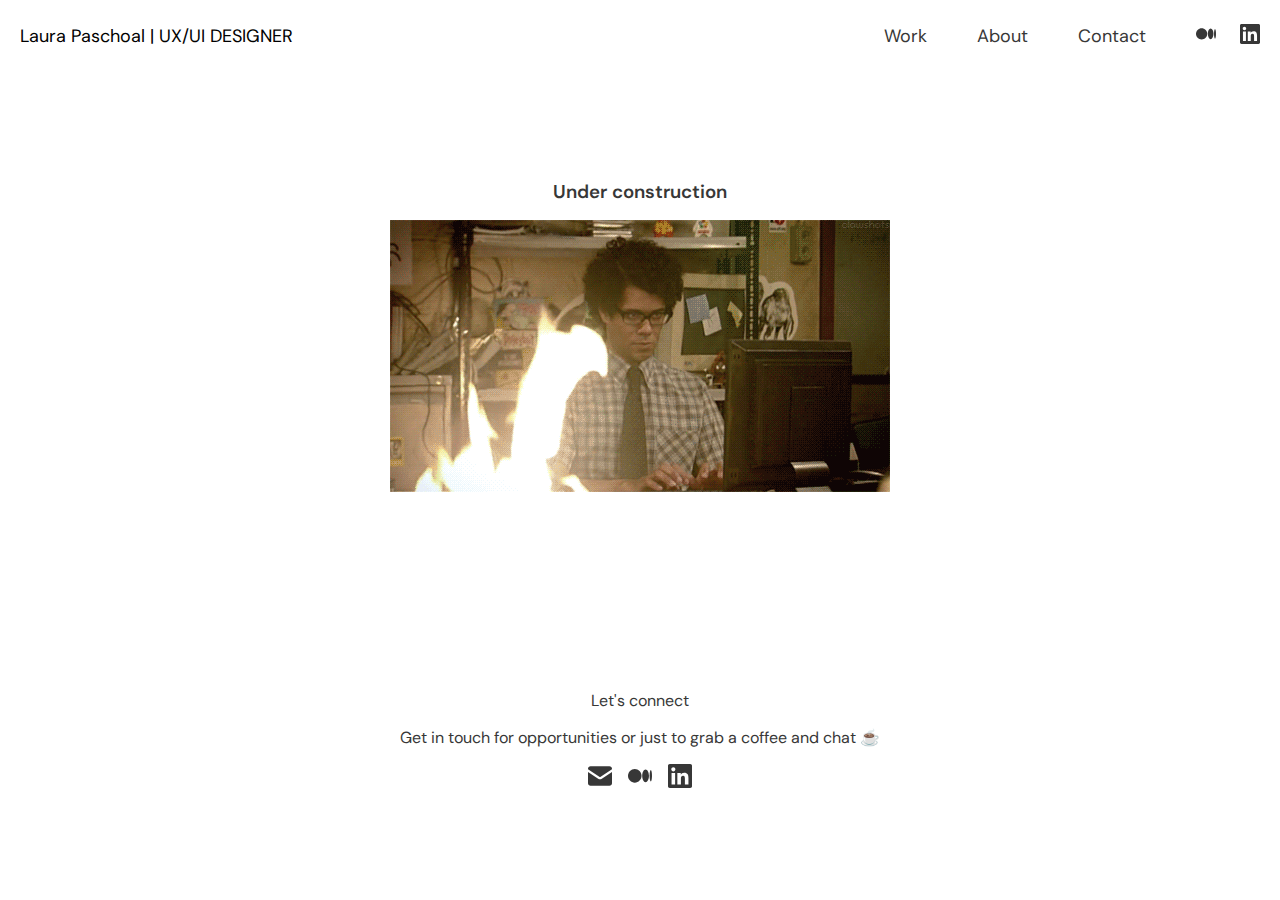
<file: about.html>
<!DOCTYPE html>
<html lang="en">
  <head>
    <meta charset="UTF-8" />
    <meta http-equiv="X-UA-Compatible" content="IE=edge" />
    <meta name="viewport" content="width=device-width, initial-scale=1.0" />
    <title>Laura's Portfolio</title>
    <link rel="preconnect" href="https://fonts.googleapis.com" />
    <link rel="preconnect" href="https://fonts.gstatic.com" crossorigin />
    <link
      href="https://fonts.googleapis.com/css2?family=DM+Sans:ital,opsz,wght@0,9..40,100..1000;1,9..40,100..1000&display=swap"
      rel="stylesheet"
    />
    <link rel="stylesheet" href="styles.css" />
    <script src="script.js"></script>
  </head>

  <body>
    <header>
      <div class="menu container">
        <a class="logo" href="/">Laura Paschoal | UX/UI DESIGNER</a>
        <nav class="menu-bar js-menu-bar">
          <img
            src="icons/close-black.svg"
            height="20px"
            class="menu-mobile-close js-menu-mobile-close"
          />

          <a href="/">Work</a>
          <a href="about.html">About</a>
          <a href="contact.html">Contact</a>

          <div class="menu-icons">
            <a href="https://medium.com/@lauraestevesps" target="_blank"
              ><img src="icons/medium-black.svg" alt="medium icon"
            /></a>
            <a href="https://www.linkedin.com/in/laurapaschoal/" target="_blank"
              ><img src="icons/linkedin-black.svg" alt="linkedin icon"
            /></a>
          </div>
        </nav>
        <img
          src="icons/menu.svg"
          height="24px"
          class="menu-mobile js-menu-mobile"
        />
      </div>
    </header>
    <div
      class="container"
      style="height: 380px; text-align: center; padding-top: 30px"
    >
      <h3>Under construction</h3>
      <p></p>
      <img src="images/under-construction.gif" />
    </div>

    <footer class="container">
      <div class="footer-title">Let's connect</div>
      <p>Get in touch for opportunities or just to grab a coffee and chat ☕</p>
      <div class="footer-icons">
        <a href="mailto:lauraestevesps@gmail.com" target="_blank"
          ><img src="icons/email-black.svg" alt="email icon"
        /></a>
        <a href="https://medium.com/@lauraestevesps" target="_blank"
          ><img src="icons/medium-black.svg" alt="medium icon"
        /></a>
        <a href="https://www.linkedin.com/in/laurapaschoal/" target="_blank"
          ><img src="icons/linkedin-black.svg" alt="linkedin icon"
        /></a>
      </div>
    </footer>
  </body>
</html>
</file>
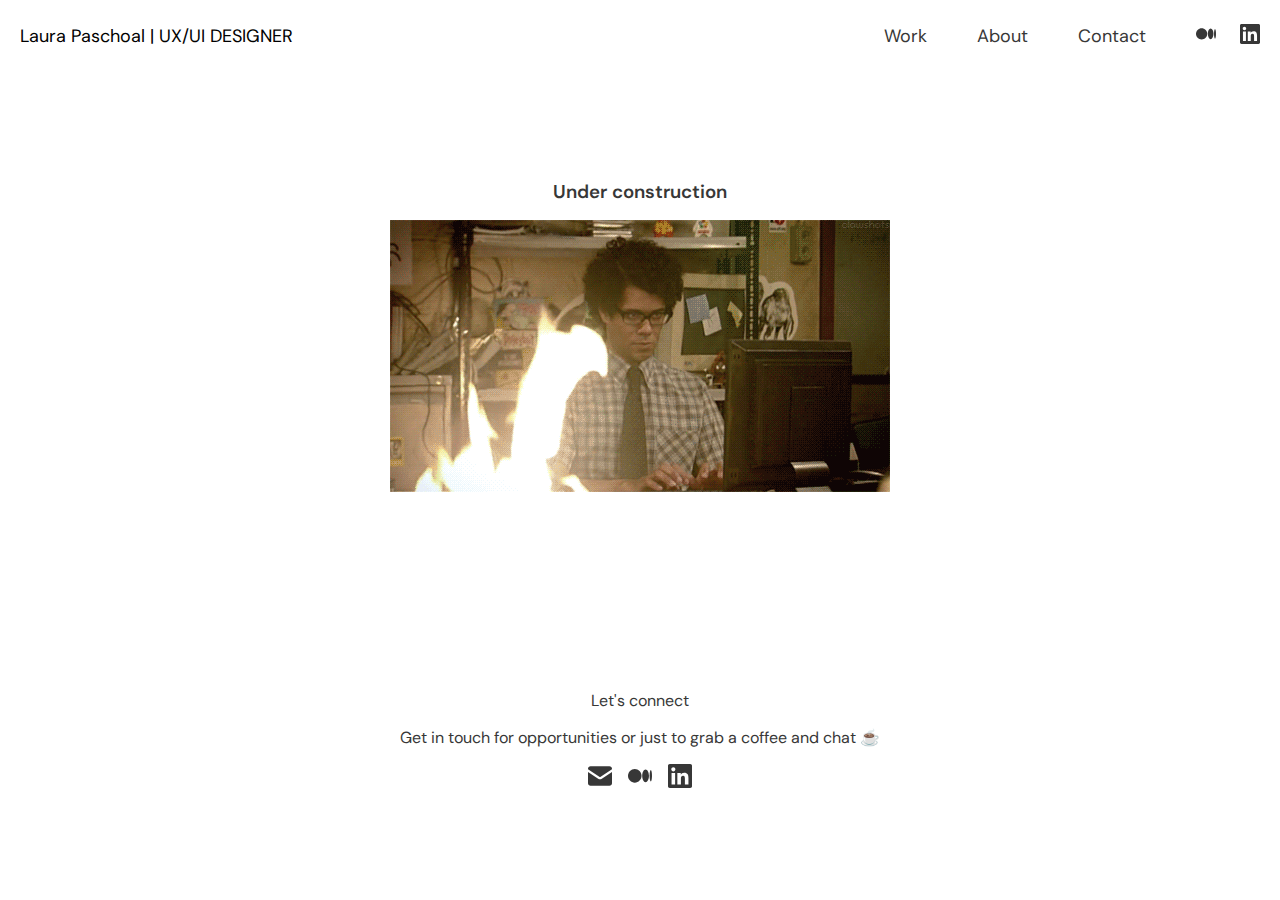
<file: contact.html>
<!DOCTYPE html>
<html lang="en">
  <head>
    <meta charset="UTF-8" />
    <meta http-equiv="X-UA-Compatible" content="IE=edge" />
    <meta name="viewport" content="width=device-width, initial-scale=1.0" />
    <title>Laura's Portfolio</title>
    <link rel="preconnect" href="https://fonts.googleapis.com" />
    <link rel="preconnect" href="https://fonts.gstatic.com" crossorigin />
    <link
      href="https://fonts.googleapis.com/css2?family=DM+Sans:ital,opsz,wght@0,9..40,100..1000;1,9..40,100..1000&display=swap"
      rel="stylesheet"
    />
    <link rel="stylesheet" href="styles.css" />
    <script src="script.js"></script>
  </head>

  <body>
    <header>
      <div class="menu container">
        <a class="logo" href="/">Laura Paschoal | UX/UI DESIGNER</a>
        <nav class="menu-bar js-menu-bar">
          <img
            src="icons/close-black.svg"
            height="20px"
            class="menu-mobile-close js-menu-mobile-close"
          />

          <a href="/">Work</a>
          <a href="about.html">About</a>
          <a href="#">Contact</a>

          <div class="menu-icons">
            <a href="https://medium.com/@lauraestevesps" target="_blank"
              ><img src="icons/medium-black.svg" alt="medium icon"
            /></a>
            <a href="https://www.linkedin.com/in/laurapaschoal/" target="_blank"
              ><img src="icons/linkedin-black.svg" alt="linkedin icon"
            /></a>
          </div>
        </nav>
        <img
          src="icons/menu.svg"
          height="24px"
          class="menu-mobile js-menu-mobile"
        />
      </div>
    </header>
    <div
      class="container"
      style="height: 380px; text-align: center; padding-top: 30px"
    >
      <h3>Under construction</h3>
      <p></p>
      <img src="images/under-construction.gif" />
    </div>

    <footer class="container">
      <div class="footer-title">Let's connect</div>
      <p>Get in touch for opportunities or just to grab a coffee and chat ☕</p>
      <div class="footer-icons">
        <a href="mailto:lauraestevesps@gmail.com" target="_blank"
          ><img src="icons/email-black.svg" alt="email icon"
        /></a>
        <a href="https://medium.com/@lauraestevesps" target="_blank"
          ><img src="icons/medium-black.svg" alt="medium icon"
        /></a>
        <a href="https://www.linkedin.com/in/laurapaschoal/" target="_blank"
          ><img src="icons/linkedin-black.svg" alt="linkedin icon"
        /></a>
      </div>
    </footer>
  </body>
</html>
</file>
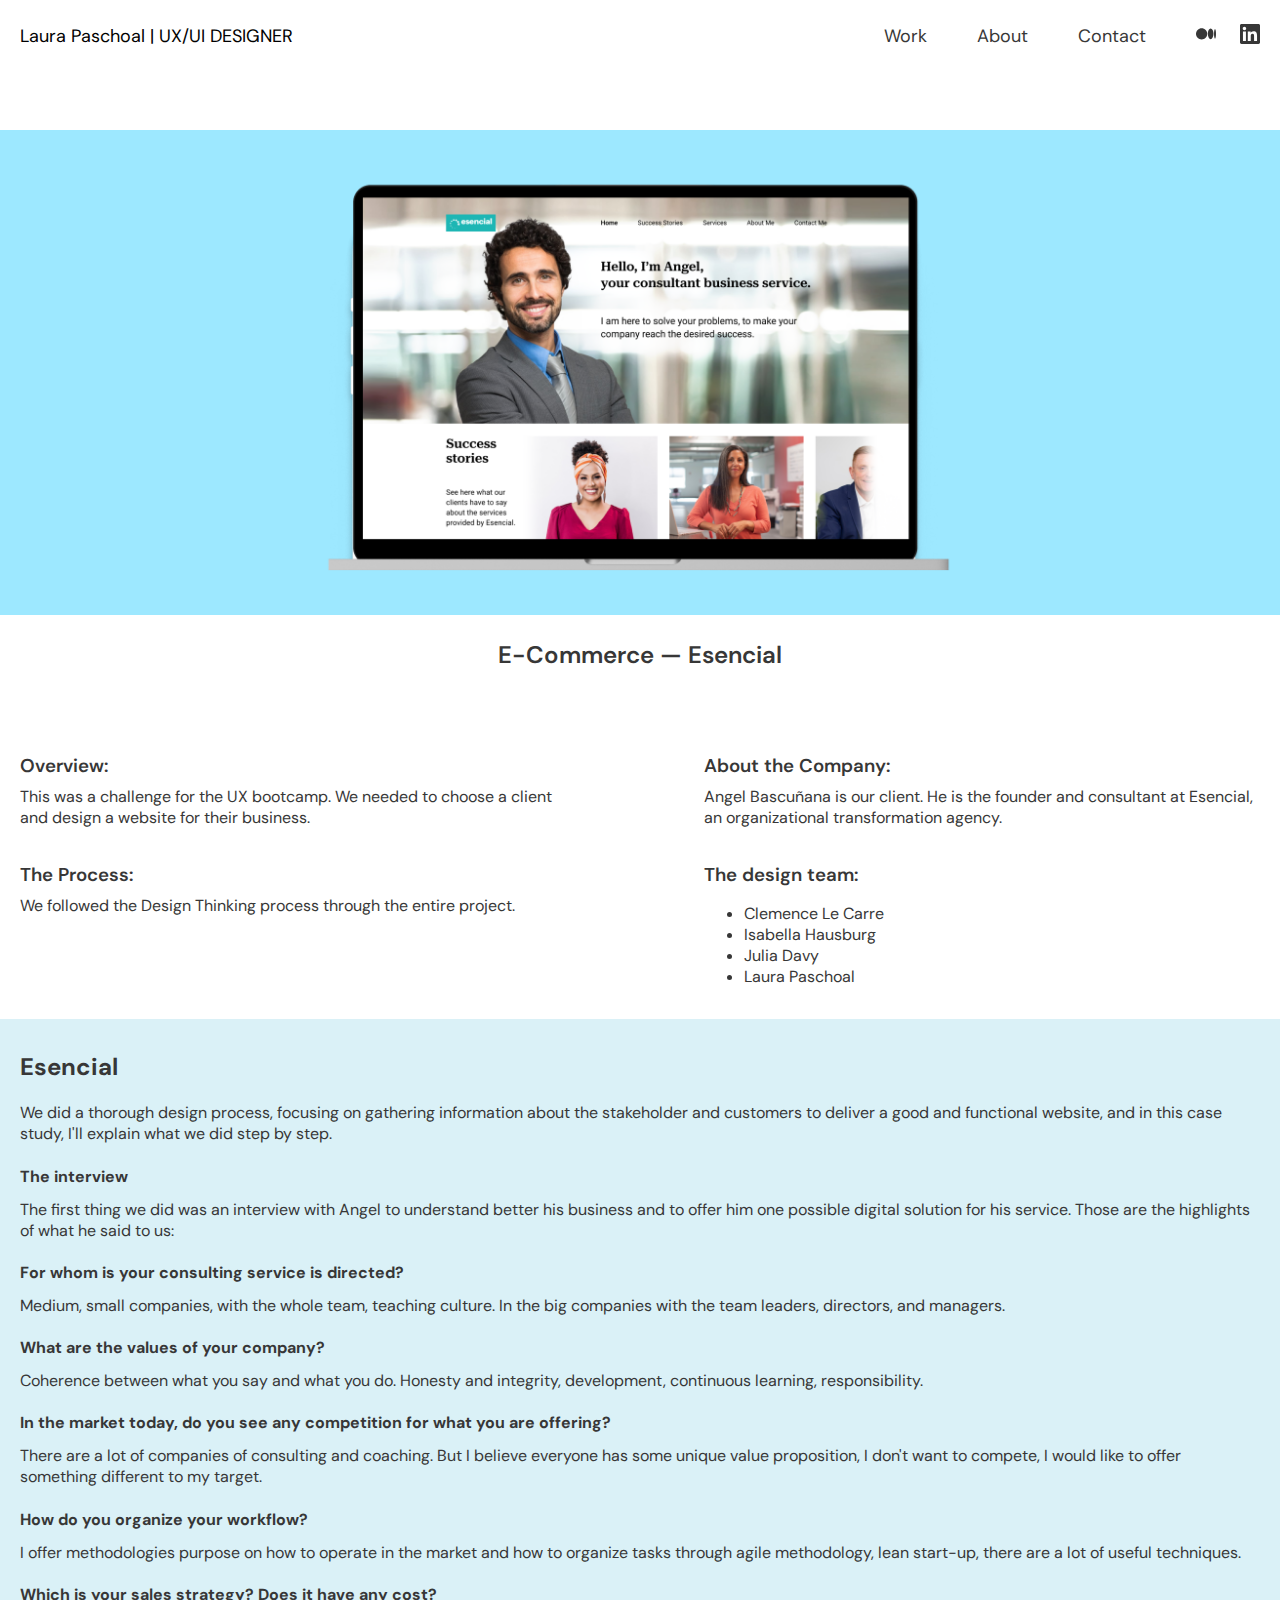
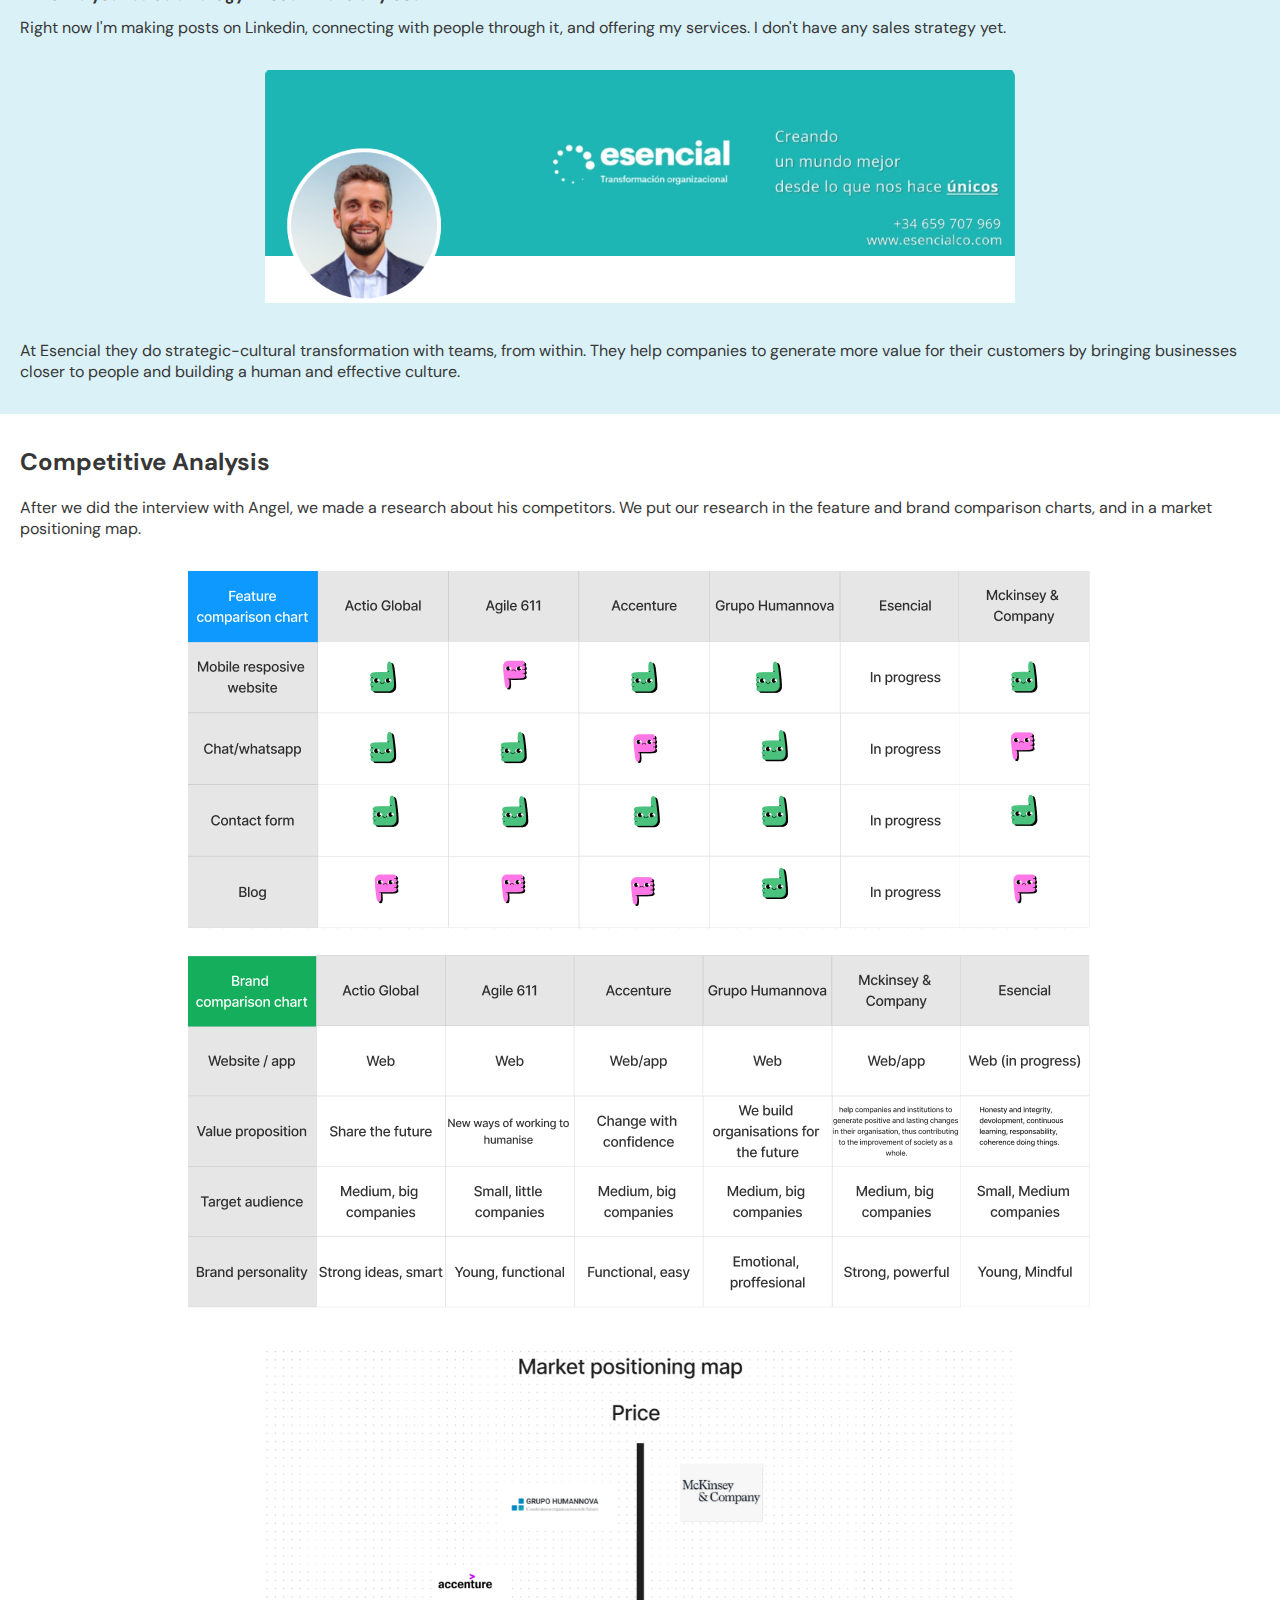
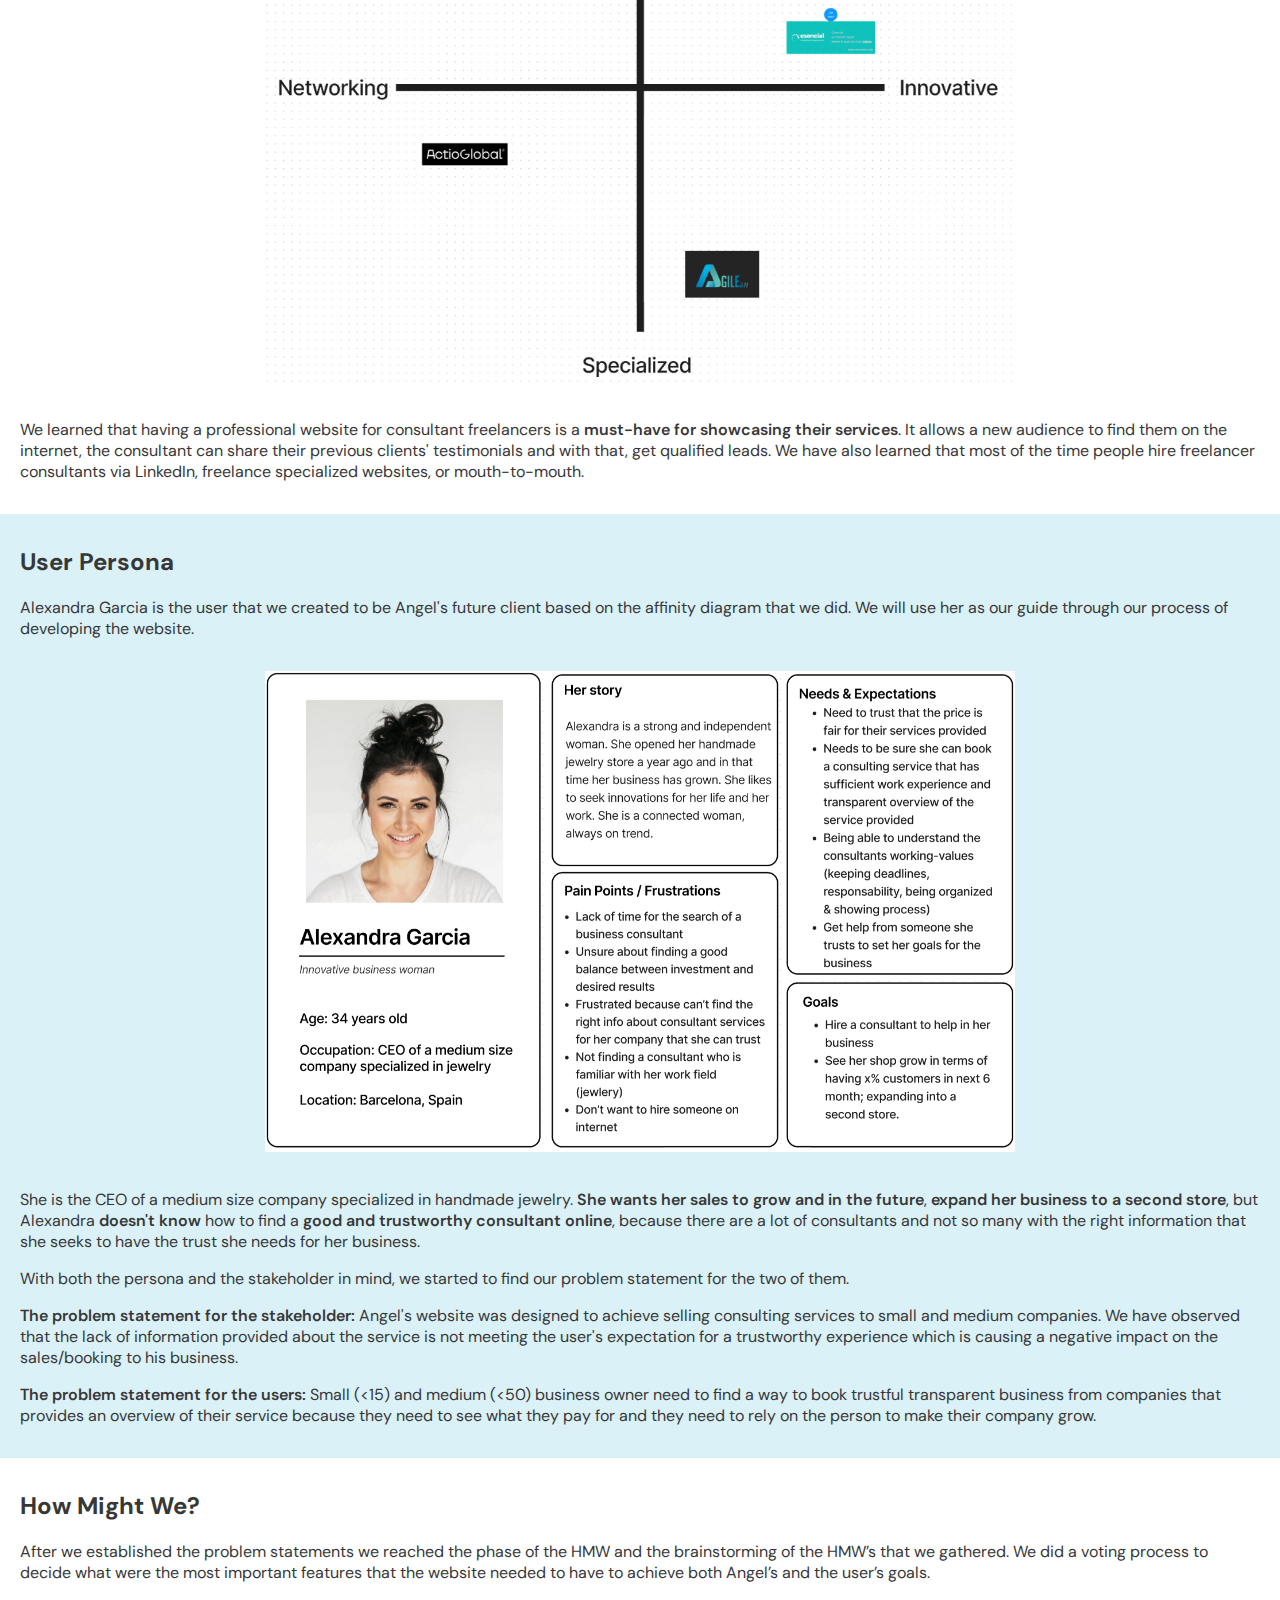
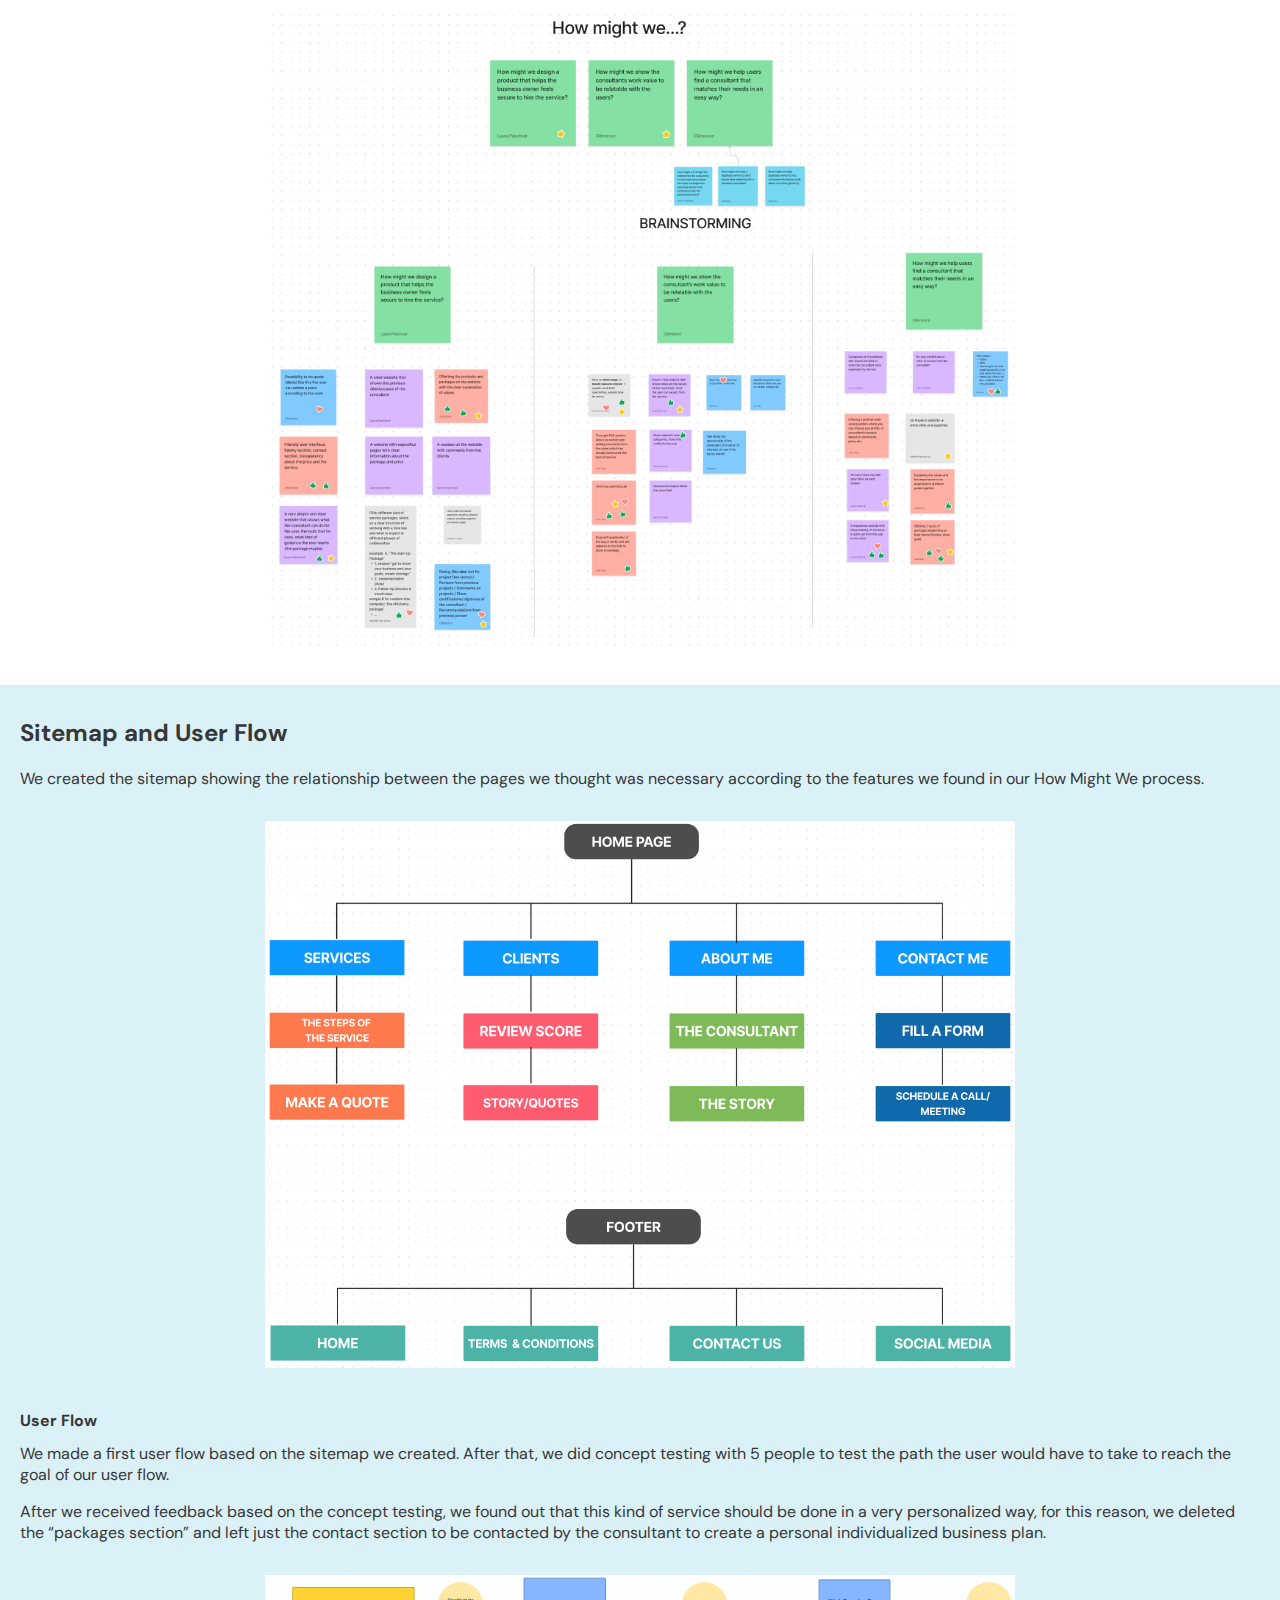
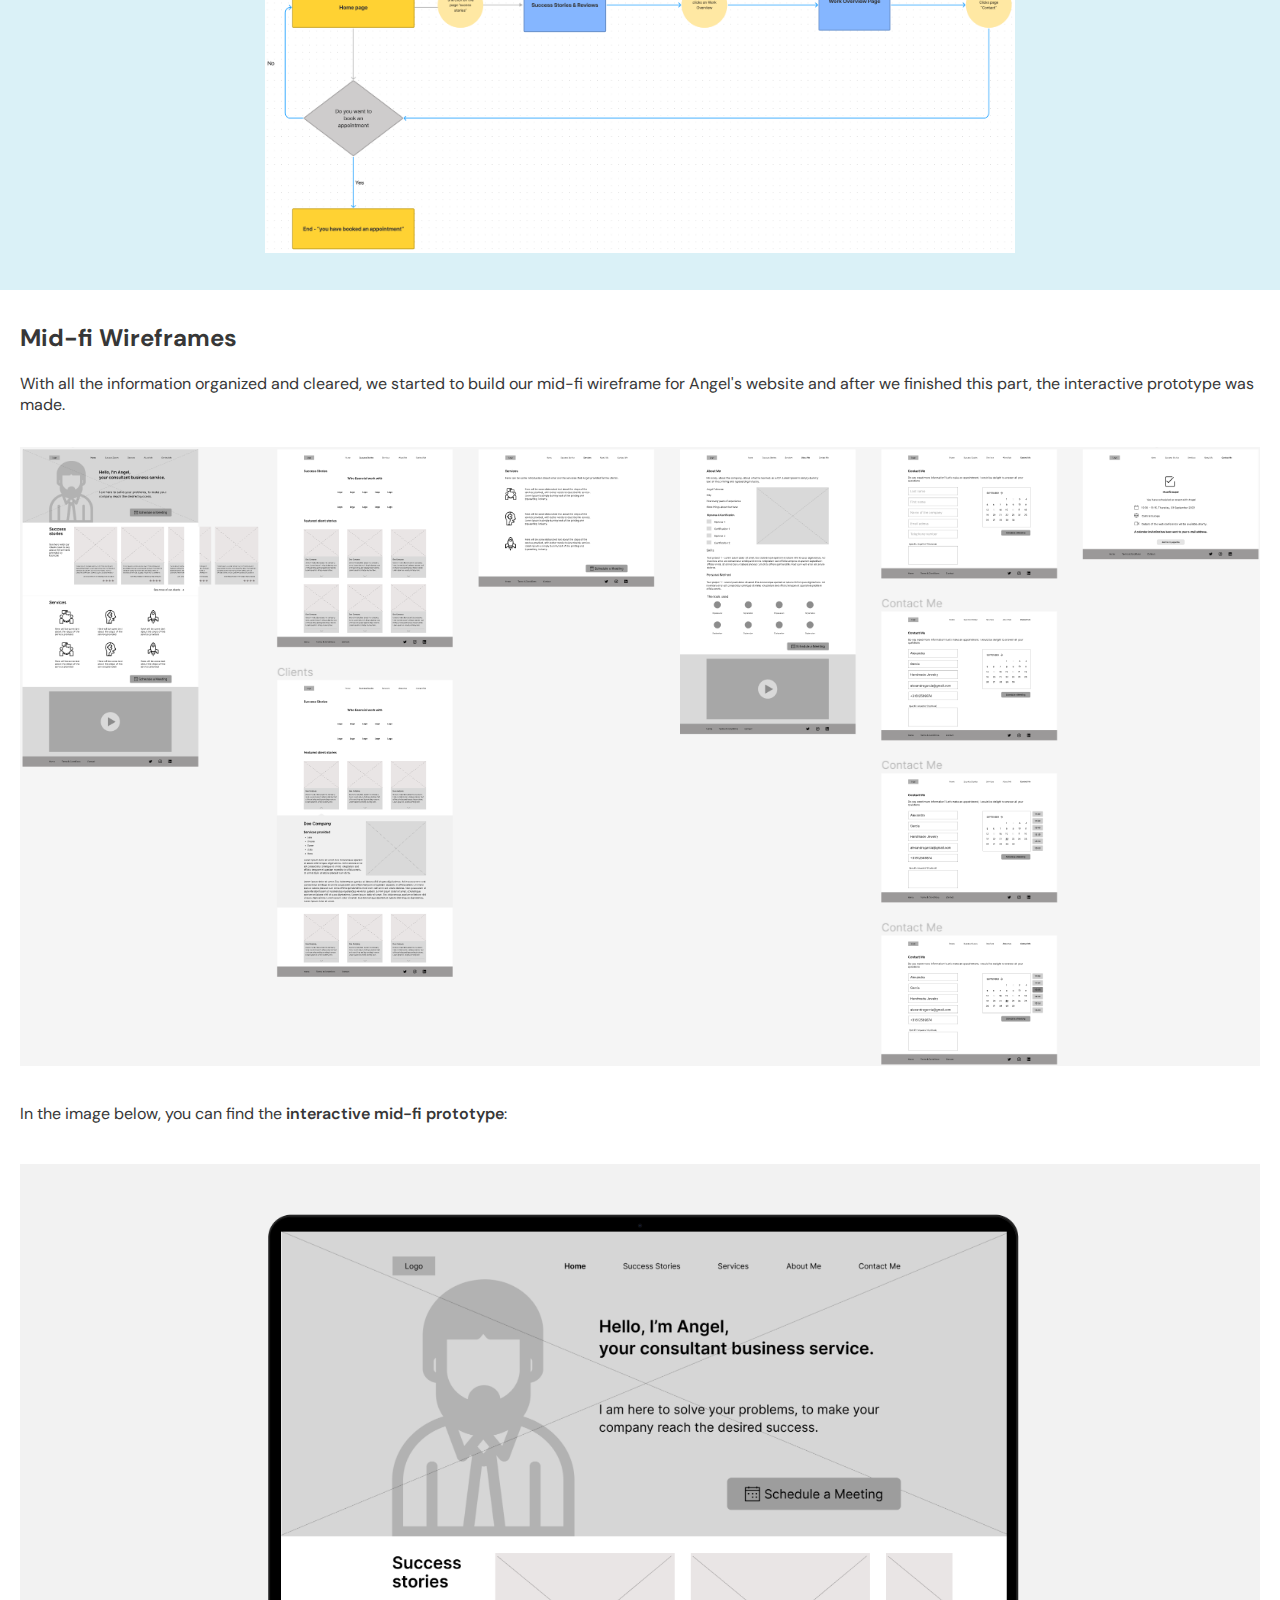
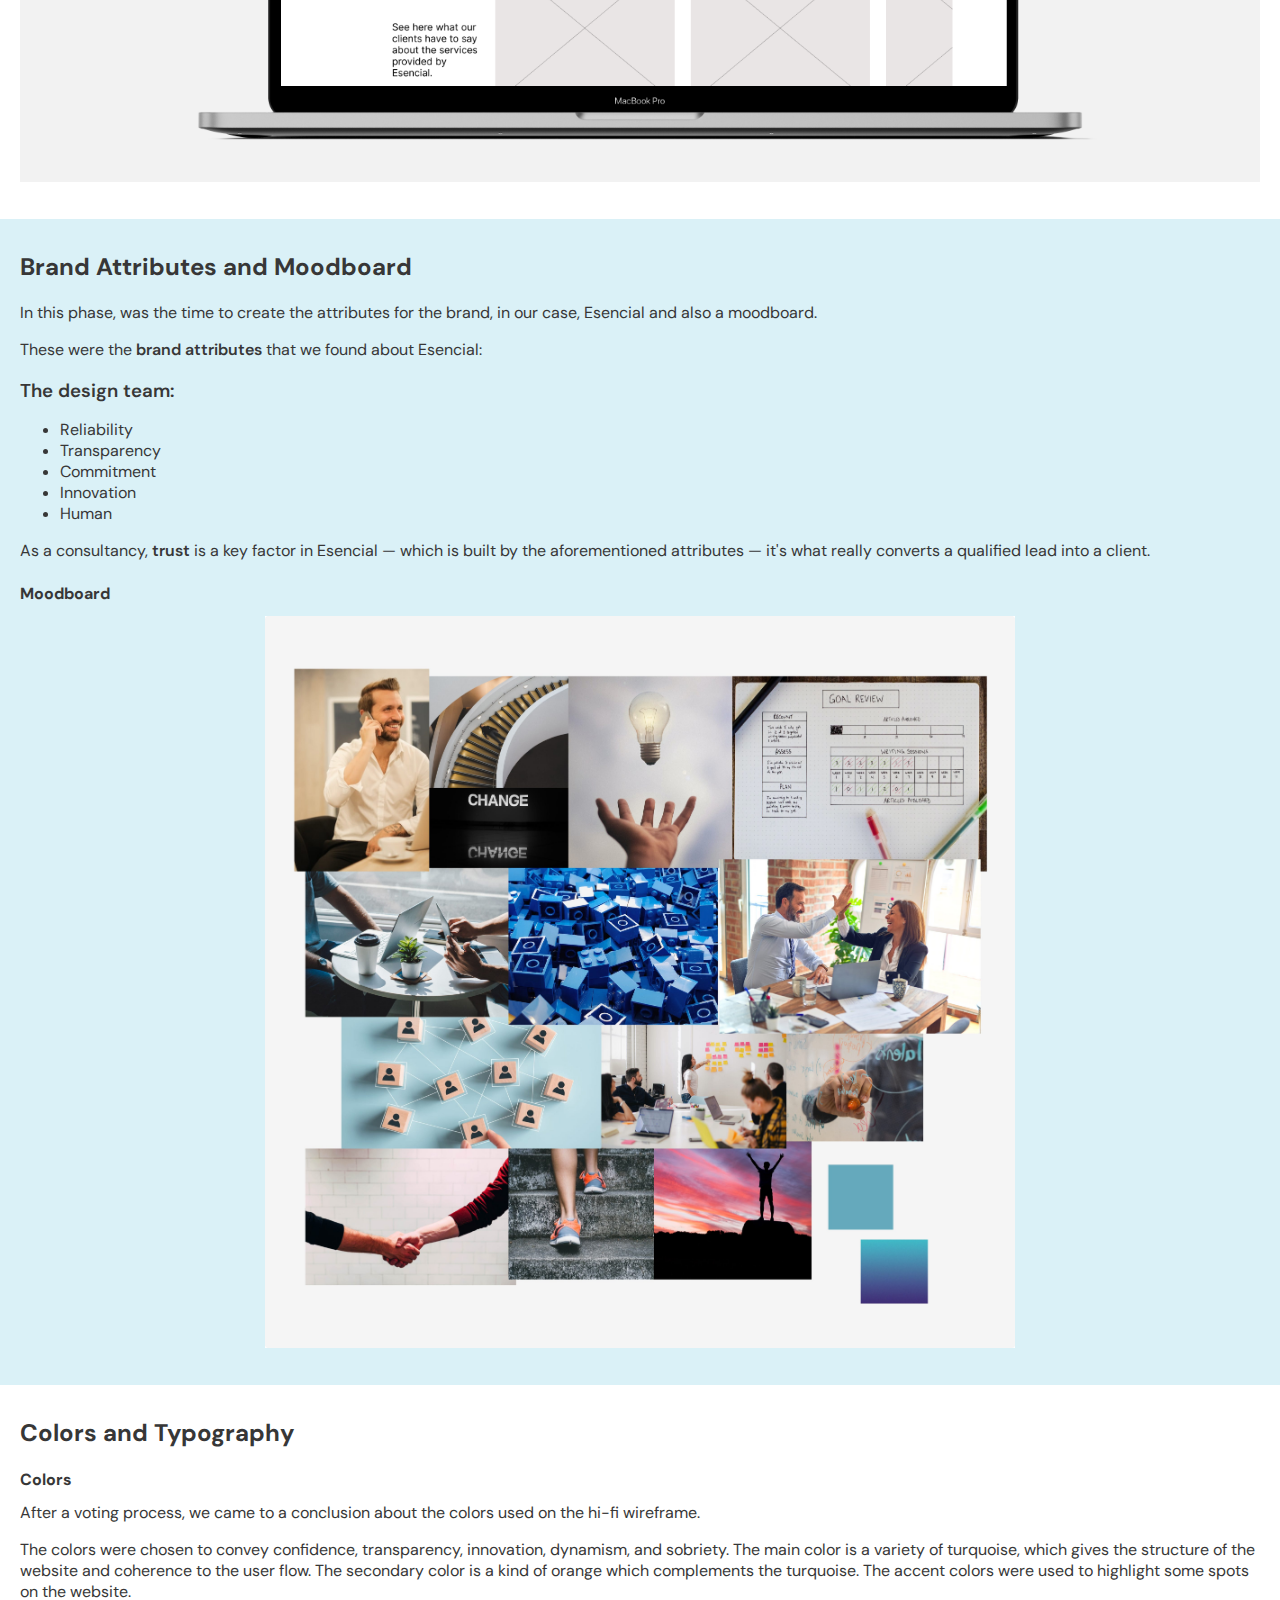
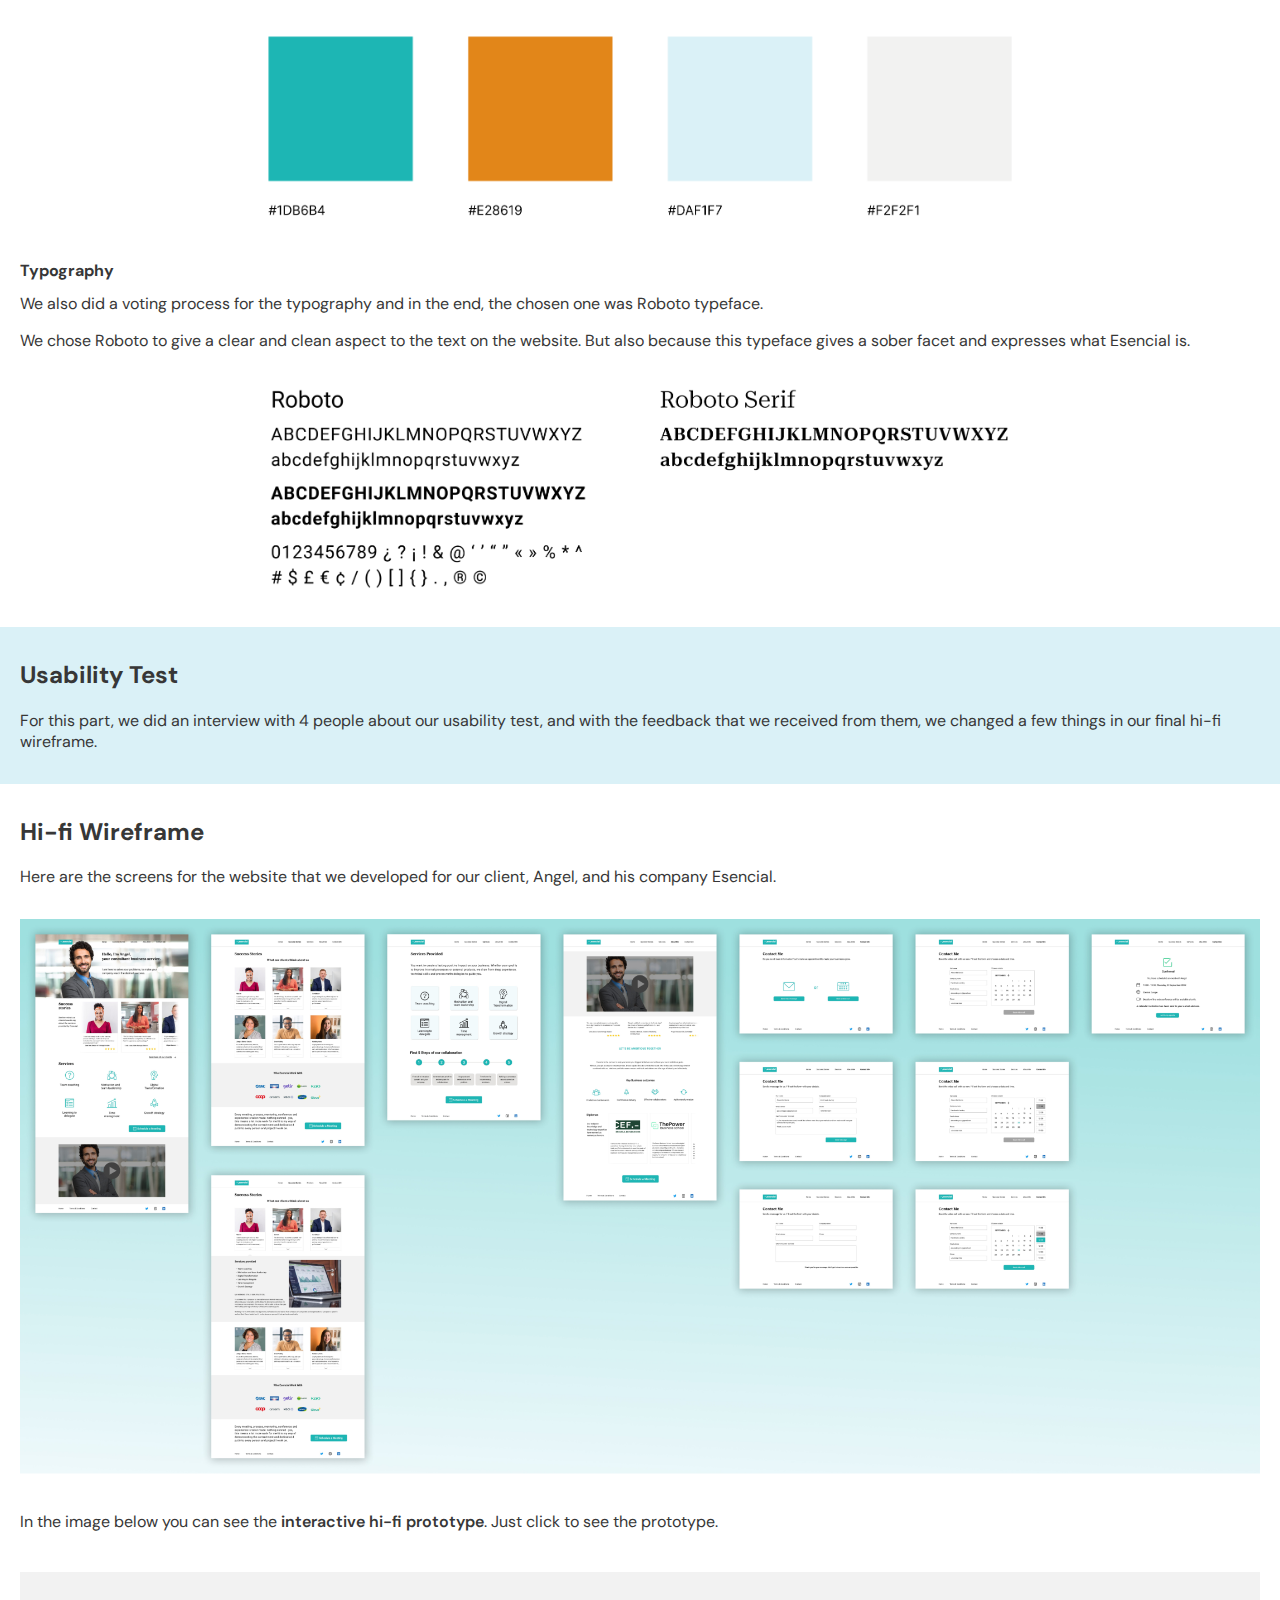
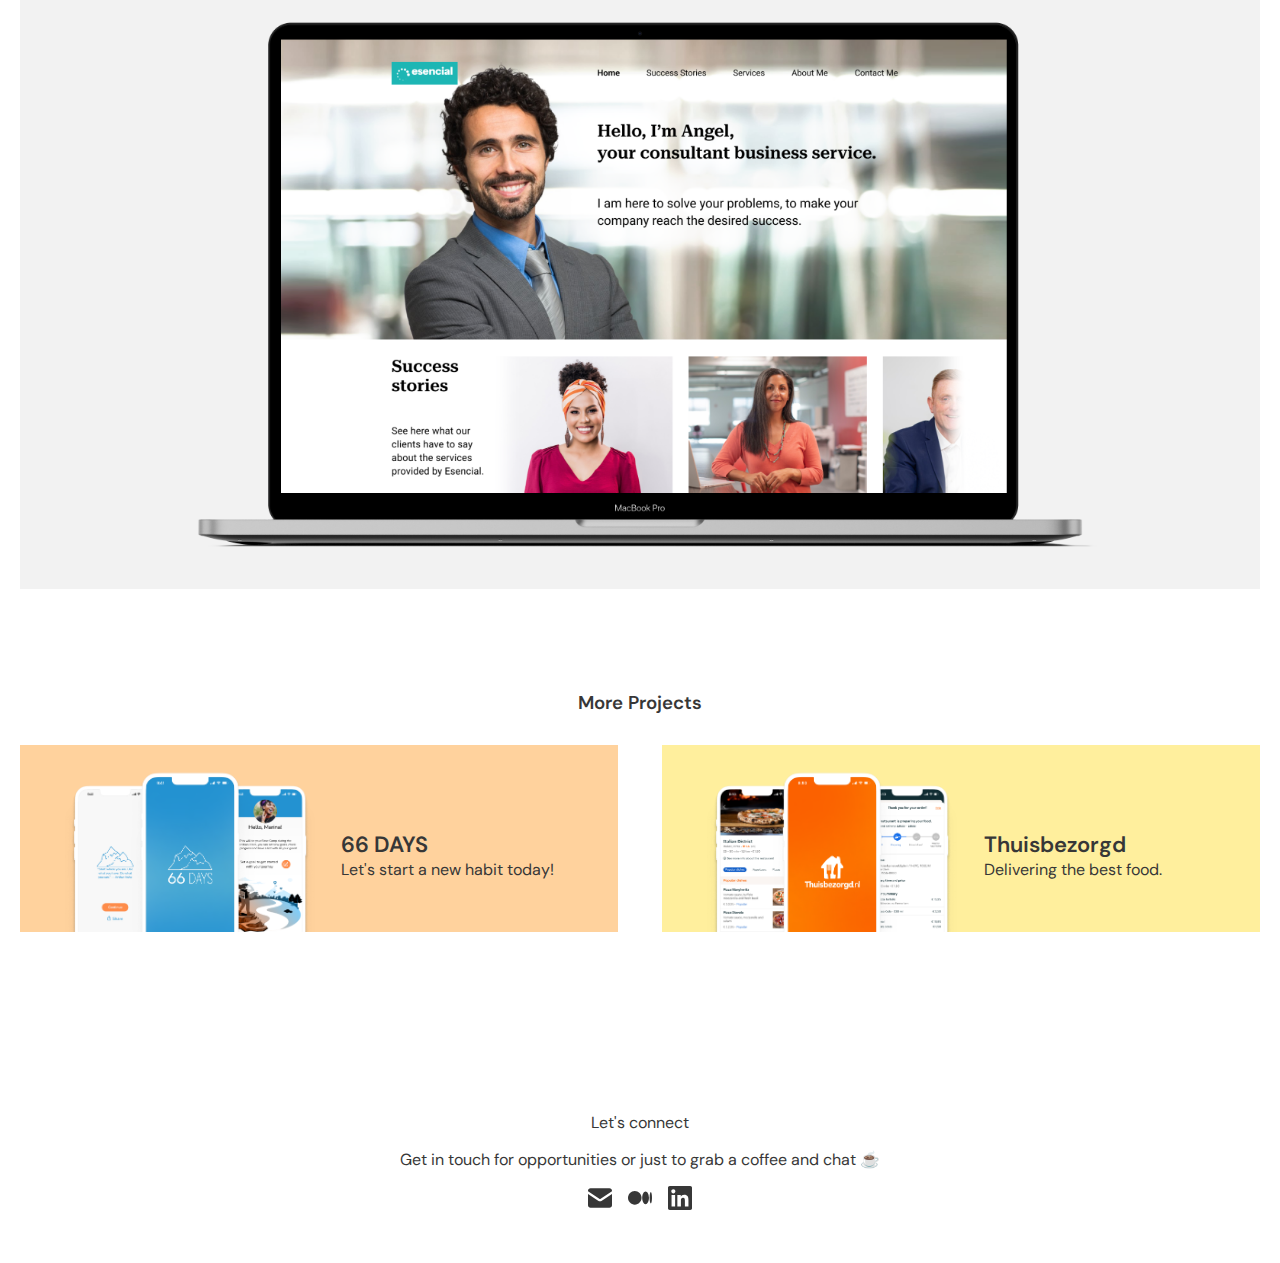
<file: esencial.html>
<!DOCTYPE html>
<html lang="en">
  <head>
    <meta charset="UTF-8" />
    <meta http-equiv="X-UA-Compatible" content="IE=edge" />
    <meta name="viewport" content="width=device-width, initial-scale=1.0" />
    <title>Laura's Portfolio</title>
    <link rel="preconnect" href="https://fonts.googleapis.com" />
    <link rel="preconnect" href="https://fonts.gstatic.com" crossorigin />
    <link
      href="https://fonts.googleapis.com/css2?family=DM+Sans:ital,opsz,wght@0,9..40,100..1000;1,9..40,100..1000&display=swap"
      rel="stylesheet"
    />
    <link rel="stylesheet" href="styles.css" />
    <script src="script.js"></script>
  </head>

  <body class="work-esencial">
    <header>
      <div class="menu container">
        <a class="logo" href="/">Laura Paschoal | UX/UI DESIGNER</a>
        <nav class="menu-bar js-menu-bar">
          <img
            src="icons/close-black.svg"
            height="20px"
            class="menu-mobile-close js-menu-mobile-close"
          />
          <a href="/">Work</a>
          <a href="about.html">About</a>
          <a href="#">Contact</a>

          <div class="menu-icons">
            <a href="https://medium.com/@lauraestevesps" target="_blank"
              ><img src="icons/medium-black.svg" alt="medium icon"
            /></a>
            <a href="https://www.linkedin.com/in/laurapaschoal/" target="_blank"
              ><img src="icons/linkedin-black.svg" alt="linkedin icon"
            /></a>
          </div>
        </nav>
        <img src="icons/menu.svg" height="24px" class="menu-mobile" />
      </div>
    </header>

    <div class="work-header">
      <img width="650" src="images/esencial/capa.png" alt="Esencial" />
    </div>
    <div class="work-section">
      <div class="container">
        <h1 class="work-title">E-Commerce — Esencial</h1>
        <div class="work-summary row-or-column">
          <div class="work-summary-column">
            <div>
              <h3>Overview:</h3>
              <p>
                This was a challenge for the UX bootcamp. We needed to choose a
                client and design a website for their business.
              </p>
            </div>
            <div>
              <h3>The Process:</h3>
              <p>
                We followed the Design Thinking process through the entire
                project.
              </p>
            </div>
          </div>

          <div class="work-summary-column">
            <div>
              <h3>About the Company:</h3>
              <p>
                Angel Bascuñana is our client. He is the founder and consultant
                at Esencial, an organizational transformation agency.
              </p>
            </div>
            <div>
              <h3>The design team:</h3>
              <ul>
                <li>Clemence Le Carre</li>
                <li>Isabella Hausburg</li>
                <li>Julia Davy</li>
                <li>Laura Paschoal</li>
              </ul>
            </div>
          </div>
        </div>
      </div>
    </div>
    <div class="work-section-color">
      <div class="container">
        <h2>Esencial</h2>
        <p>
          We did a thorough design process, focusing on gathering information
          about the stakeholder and customers to deliver a good and functional
          website, and in this case study, I'll explain what we did step by
          step.
        </p>
        <h4>The interview</h4>
        <p>
          The first thing we did was an interview with Angel to understand
          better his business and to offer him one possible digital solution for
          his service. Those are the highlights of what he said to us:
        </p>
        <h4>For whom is your consulting service is directed?</h4>
        <p>
          Medium, small companies, with the whole team, teaching culture. In the
          big companies with the team leaders, directors, and managers.
        </p>
        <h4>What are the values of your company?</h4>
        <p>
          Coherence between what you say and what you do. Honesty and integrity,
          development, continuous learning, responsibility.
        </p>
        <h4>
          In the market today, do you see any competition for what you are
          offering?
        </h4>
        <p>
          There are a lot of companies of consulting and coaching. But I believe
          everyone has some unique value proposition, I don't want to compete, I
          would like to offer something different to my target.
        </p>
        <h4>How do you organize your workflow?</h4>
        <p>
          I offer methodologies purpose on how to operate in the market and how
          to organize tasks through agile methodology, lean start-up, there are
          a lot of useful techniques.
        </p>
        <h4>Which is your sales strategy? Does it have any cost?</h4>
        <p>
          Right now I'm making posts on Linkedin, connecting with people through
          it, and offering my services. I don't have any sales strategy yet.
        </p>
        <div class="center">
          <p>
            <img
              src="images/esencial/esencial.png"
              width="750"
              alt="Esencial"
            />
          </p>
        </div>
        <p>
          At Esencial they do strategic-cultural transformation with teams, from
          within. They help companies to generate more value for their customers
          by bringing businesses closer to people and building a human and
          effective culture.
        </p>
      </div>
    </div>
    <div class="work-section">
      <div class="container">
        <h2>Competitive Analysis</h2>
        <p>
          After we did the interview with Angel, we made a research about his
          competitors. We put our research in the feature and brand comparison
          charts, and in a market positioning map.
        </p>
        <div class="center">
          <p>
            <img src="images/esencial/charts.png" width="100%" alt="Charts" />
          </p>
        </div>
        <div class="center">
          <p>
            <img
              src="images/esencial/market-positioning-map.png"
              width="750"
              alt="Market Positioning Map"
            />
          </p>
        </div>
        <p>
          We learned that having a professional website for consultant
          freelancers is a
          <strong>must-have for showcasing their services</strong>. It allows a
          new audience to find them on the internet, the consultant can share
          their previous clients' testimonials and with that, get qualified
          leads. We have also learned that most of the time people hire
          freelancer consultants via LinkedIn, freelance specialized websites,
          or mouth-to-mouth.
        </p>
      </div>
    </div>
    <div class="work-section-color">
      <div class="container">
        <h2>User Persona</h2>
        <p>
          Alexandra Garcia is the user that we created to be Angel's future
          client based on the affinity diagram that we did. We will use her as
          our guide through our process of developing the website.
        </p>
        <div class="center">
          <p>
            <img
              src="images/esencial/user-persona.png"
              width="750"
              alt="User Persona"
            />
          </p>
        </div>

        <p>
          She is the CEO of a medium size company specialized in handmade
          jewelry.
          <strong>She wants her sales to grow and in the future</strong>,
          <strong>expand her business to a second store</strong>, but Alexandra
          <strong>doesn't know</strong> how to find a
          <strong>good and trustworthy consultant online</strong>, because there
          are a lot of consultants and not so many with the right information
          that she seeks to have the trust she needs for her business.
        </p>
        <p>
          With both the persona and the stakeholder in mind, we started to find
          our problem statement for the two of them.
        </p>
        <p>
          <strong>The problem statement for the stakeholder:</strong> Angel's
          website was designed to achieve selling consulting services to small
          and medium companies. We have observed that the lack of information
          provided about the service is not meeting the user's expectation for a
          trustworthy experience which is causing a negative impact on the
          sales/booking to his business.
        </p>
        <p>
          <strong>The problem statement for the users:</strong> Small (&lt;15)
          and medium (&lt;50) business owner need to find a way to book trustful
          transparent business from companies that provides an overview of their
          service because they need to see what they pay for and they need to
          rely on the person to make their company grow.
        </p>
      </div>
    </div>
    <div class="work-section">
      <div class="container">
        <h2>How Might We?</h2>
        <p>
          After we established the problem statements we reached the phase of
          the HMW and the brainstorming of the HMW’s that we gathered. We did a
          voting process to decide what were the most important features that
          the website needed to have to achieve both Angel’s and the user’s
          goals.
        </p>
        <div class="center">
          <p>
            <img src="images/esencial/hmw.png" width="750" alt="How Might We" />
          </p>
        </div>
      </div>
    </div>
    <div class="work-section-color">
      <div class="container">
        <h2>Sitemap and User Flow</h2>
        <p>
          We created the sitemap showing the relationship between the pages we
          thought was necessary according to the features we found in our How
          Might We process.
        </p>
        <div class="center">
          <p>
            <img src="images/esencial/sitemap.png" width="750" alt="Sitemap" />
          </p>
        </div>
        <h4>User Flow</h4>
        <p>
          We made a first user flow based on the sitemap we created. After that,
          we did concept testing with 5 people to test the path the user would
          have to take to reach the goal of our user flow.
        </p>
        <p>
          After we received feedback based on the concept testing, we found out
          that this kind of service should be done in a very personalized way,
          for this reason, we deleted the “packages section” and left just the
          contact section to be contacted by the consultant to create a personal
          individualized business plan.
        </p>
        <div class="center">
          <p>
            <img
              src="images/esencial/user-flow.png"
              width="750"
              alt="User Flow"
            />
          </p>
        </div>
      </div>
    </div>
    <div class="work-section">
      <div class="container">
        <h2>Mid-fi Wireframes</h2>

        <p>
          With all the information organized and cleared, we started to build
          our mid-fi wireframe for Angel's website and after we finished this
          part, the interactive prototype was made.
        </p>
        <div class="center">
          <p>
            <img src="images/esencial/mid-fi.png" width="100%" alt="Mid-fi" />
          </p>
        </div>
        <p>
          In the image below, you can find the
          <strong>interactive mid-fi prototype</strong>:
        </p>
        <div class="center">
          <p>
            <a
              href="https://www.figma.com/proto/12h93Ohgfqc5LNUW636Cys/%5B-P2-%5D-G3-Business-N--%7C-Design-File?node-id=700%3A138&scaling=scale-down&page-id=116%3A10&starting-point-node-id=700%3A138"
              target="_blank"
            >
              <img
                src="images/esencial/mockup-mid.png"
                width="100%"
                alt="Prototype"
                style="margin-top: 8px"
              />
            </a>
          </p>
        </div>
      </div>
    </div>
    <div class="work-section-color">
      <div class="container">
        <h2>Brand Attributes and Moodboard</h2>
        <p>
          In this phase, was the time to create the attributes for the brand, in
          our case, Esencial and also a moodboard.
        </p>
        <p>
          These were the <strong>brand attributes</strong> that we found about
          Esencial:
        </p>
        <div>
          <h3>The design team:</h3>
          <ul>
            <li>Reliability</li>
            <li>Transparency</li>
            <li>Commitment</li>
            <li>Innovation</li>
            <li>Human</li>
          </ul>
        </div>
        <p>
          As a consultancy, <strong>trust</strong> is a key factor in Esencial —
          which is built by the aforementioned attributes — it's what really
          converts a qualified lead into a client.
        </p>
        <h4>Moodboard</h4>
        <div class="center">
          <p>
            <img
              src="images/esencial/moodboard.jpg"
              width="750"
              alt="Moodboard"
            />
          </p>
        </div>
      </div>
    </div>
    <div class="work-section">
      <div class="container">
        <h2>Colors and Typography</h2>
        <h4>Colors</h4>

        <p>
          After a voting process, we came to a conclusion about the colors used
          on the hi-fi wireframe.
        </p>
        <p>
          The colors were chosen to convey confidence, transparency, innovation,
          dynamism, and sobriety. The main color is a variety of turquoise,
          which gives the structure of the website and coherence to the user
          flow. The secondary color is a kind of orange which complements the
          turquoise. The accent colors were used to highlight some spots on the
          website.
        </p>
        <div class="center">
          <p>
            <img src="images/esencial/colors.png" width="750" alt="Colors" />
          </p>
        </div>
        <h4>Typography</h4>
        <p>
          We also did a voting process for the typography and in the end, the
          chosen one was Roboto typeface.
        </p>
        <p>
          We chose Roboto to give a clear and clean aspect to the text on the
          website. But also because this typeface gives a sober facet and
          expresses what Esencial is.
        </p>
        <div class="center">
          <p>
            <img src="images/esencial/typo.png" width="750" alt="Typography" />
          </p>
        </div>
      </div>
    </div>
    <div class="work-section-color">
      <div class="container">
        <h2>Usability Test</h2>
        <p>
          For this part, we did an interview with 4 people about our usability
          test, and with the feedback that we received from them, we changed a
          few things in our final hi-fi wireframe.
        </p>
      </div>
    </div>
    <div class="work-section">
      <div class="container">
        <h2>Hi-fi Wireframe</h2>

        <p>
          Here are the screens for the website that we developed for our client,
          Angel, and his company Esencial.
        </p>
        <div class="center">
          <p>
            <img
              src="images/esencial/hi-fi.png"
              width="100%"
              alt="Hi-fi Screens"
            />
          </p>
        </div>
        <p>
          In the image below you can see the
          <strong>interactive hi-fi prototype</strong>. Just click to see the
          prototype.
        </p>
        <div class="center">
          <p>
            <a
              href="https://www.figma.com/proto/12h93Ohgfqc5LNUW636Cys/%5B-P2-%5D-G3-Business-N--%7C-Design-File?node-id=744%3A322&scaling=scale-down&page-id=116%3A21&starting-point-node-id=744%3A322"
              target="_blank"
            >
              <img
                src="images/esencial/prototype.png"
                width="100%"
                alt="Prototype"
                style="margin-top: 8px"
              />
            </a>
          </p>
        </div>
      </div>
    </div>

    <div class="container">
      <h3 class="work-more-projects-title">More Projects</h3>
      <div class="more-projects-images row-or-column">
        <a href="66-days.html" class="project-card">
          <img
            class="project-card-image"
            src="app-66-days.png"
            alt="App 66 Days Project Image"
          />
          <div class="project-card-description">
            <h2>66 DAYS</h2>
            <p>Let's start a new habit today!</p>
          </div>
        </a>
        <a href="thuisbezorgd.html" class="project-card project-card-yellow">
          <img
            class="project-card-image"
            src="app-thuisbezorgd.png"
            alt="App Thuisbezorgd Project Image"
          />
          <div class="project-card-description">
            <h2>Thuisbezorgd</h2>
            <p>Delivering the best food.</p>
          </div>
        </a>
      </div>
    </div>

    <footer class="container">
      <div class="footer-title">Let's connect</div>
      <p>Get in touch for opportunities or just to grab a coffee and chat ☕</p>
      <div class="footer-icons">
        <a href="mailto:lauraestevesps@gmail.com" target="_blank"
          ><img src="icons/email-black.svg" alt="email icon"
        /></a>
        <a href="https://medium.com/@lauraestevesps" target="_blank"
          ><img src="icons/medium-black.svg" alt="medium icon"
        /></a>
        <a href="https://www.linkedin.com/in/laurapaschoal/" target="_blank"
          ><img src="icons/linkedin-black.svg" alt="linkedin icon"
        /></a>
      </div>
    </footer>
  </body>
</html>
</file>
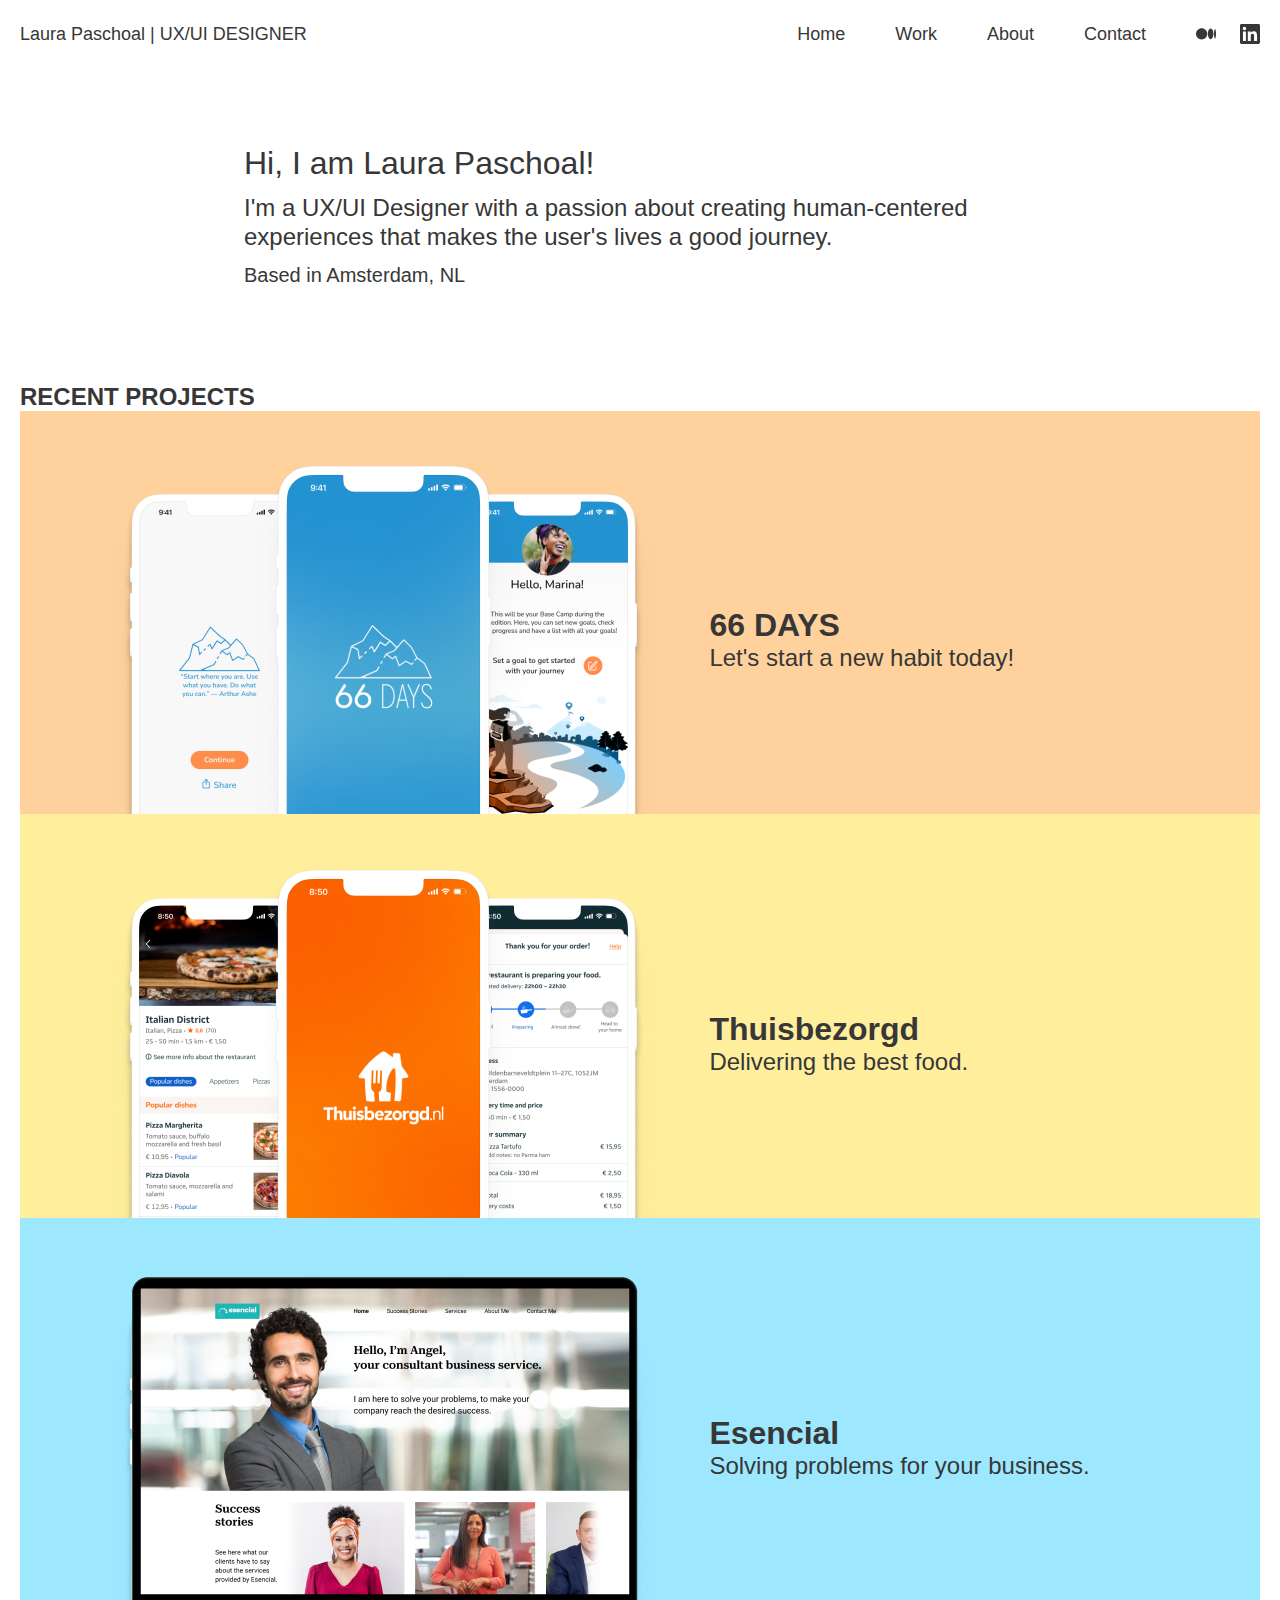
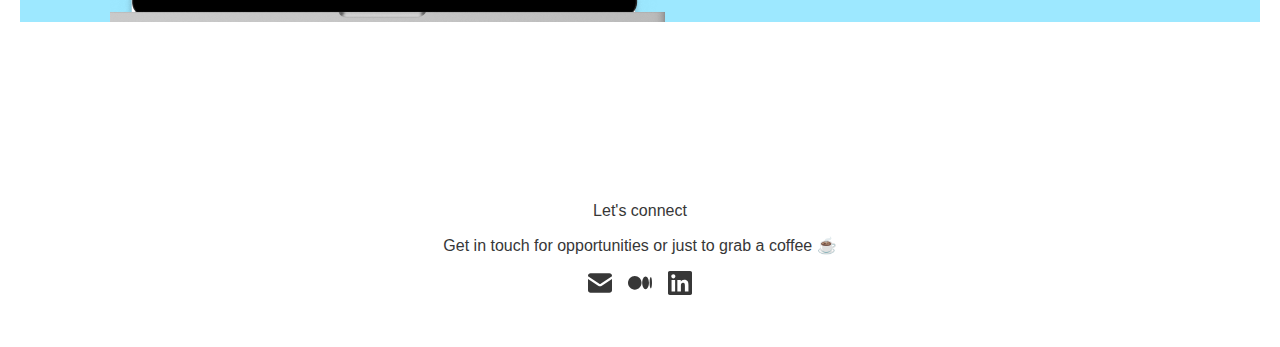
<file: portfolio.html>
<!DOCTYPE html>
<html lang="en">

<head>
    <meta charset="UTF-8">
    <meta http-equiv="X-UA-Compatible" content="IE=edge">
    <meta name="viewport" content="width=device-width, initial-scale=1.0">
    <title>Laura's Portfolio</title>
    <link rel="stylesheet" href="/styles.css">
</head>

<body>
    <header>
        <div class="menu container">
            <div>Laura Paschoal | UX/UI DESIGNER</div>
            <nav>
                <a href="#">Home</a>
                <a href="#work">Work</a>
                <a href="#">About</a>
                <a href="#">Contact</a>

                <div class="menu-icons">
                    <a href="#"><img src="/icons/medium-black.svg" alt="medium icon"></a>
                    <a href="#"><img src="/icons/linkedin-black.svg" alt="linkedin icon"></a>
                </div>
            </nav>
        </div>
        <div class="headline">
            <div class="headline-name">Hi, I am Laura Paschoal!</div>
            <div class="headline-introduction">I'm a UX/UI Designer with a passion about creating human-centered
                experiences that makes the user's
                lives a good journey.</div>
            <div class="headline-location">Based in Amsterdam, NL</div>
        </div>
    </header>

    <section class="container container-projects">
        <h1 id="work">RECENT PROJECTS</h1>
        <div class="project-card">
            <img width="555" src="/app-66-days.png" alt="App 66 Days Project Image">
            <div class="project-card-description">
                <h2>66 DAYS</h2>
                <p>Let's start a new habit today!</p>
            </div>
        </div>
        <div class="project-card project-card-yellow">
            <img width="555" src="/app-thuisbezorgd.png" alt="App Thuisbezorgd Project Image">
            <div class="project-card-description">
                <h2>Thuisbezorgd</h2>
                <p>Delivering the best food.</p>
            </div>
            </div>
        <div class="project-card project-card-blue">
            <img width="555" src="/website-esencial.png" alt="Website Esencial Project Image">
            <div class="project-card-description">
                <h2>Esencial</h2>
                <p>Solving problems for your business.</p>
            </div>
        
        </div>
    </section>

    <!-- About -->

    <!-- Contact -->

    <footer class="container">
        <div class="footer-title">
            Let's connect
        </div>
        <p>Get in touch for opportunities or just to grab a coffee ☕</p>
        <div class="footer-icons">
            <a href="#"><img src="/icons/email-black.svg" alt="email icon"></a>
            <a href="#"><img src="/icons/medium-black.svg" alt="medium icon"></a>
            <a href="#"><img src="/icons/linkedin-black.svg" alt="linkedin icon"></a>
        </div>
    </footer>

</body>

</html>
</file>
<file: styles.css>
* {
  box-sizing: border-box;
}

body {
  background-color: #ffffff;
  font-family: "DM Sans", sans-serif;
  font-optical-sizing: auto;
  font-style: normal;
  font-weight: 400;
  margin: 0;
  font-size: 16px;
  color: #373737;
}

body {
  position: relative;
  left: 0;
  transition: all 0.5s;
}

body.mobile-menu-active {
  left: -100%;
}

strong {
  font-weight: 600;
}

img {
  max-width: 100%;
}

.hstack {
  display: flex;
  flex-direction: row;
  gap: 12px;
  align-items: center;
}

@media screen and (max-width: 900px) {
  .mobile-vstack {
    flex-direction: column;
  }
}

.vstack {
  display: flex;
  flex-direction: column;
  gap: 12px;
}

.container {
  width: 100%;
  max-width: 1330px;
  margin: 0 auto;
  padding-left: 20px;
  padding-right: 20px;
}

.center {
  display: flex;
  justify-content: center;
  width: 100%;
}

.logo {
  text-decoration: none;
  color: #000;
}

.menu {
  display: flex;
  justify-content: space-between;
  font-size: 18px;
}

.menu-mobile {
  display: none;
}

.menu-mobile-close {
  display: none;
}

@media screen and (max-width: 900px) {
  .menu-bar {
    position: fixed;
    background: #fff;
    top: 0;
    right: -100%;
    flex-direction: column;
    width: 100%;
    height: 100%;
    padding: 15px 40px 40px 40px;
    transition: all 0.5s;
    gap: 0;
  }
  .menu-bar a {
    padding: 25px 0;
  }
  .mobile-menu-active .menu-bar {
    right: 0;
  }
  .menu-mobile {
    display: block;
  }
  .menu-mobile-close {
    display: block;
    position: absolute;
    right: 20px;
    top: 24px;
  }
}

.row-or-column {
  display: flex;
  flex-direction: row;
}

@media screen and (max-width: 900px) {
  .row-or-column {
    flex-direction: column;
  }
}

@media screen and (max-width: 1044px) {
  .row-or-column-1044 {
    flex-direction: column;
  }
}

.menu-icons {
  display: flex;
  gap: 24px;
}

nav {
  display: flex;
  gap: 50px;
}

nav a {
  color: rgb(55, 55, 55);
  text-decoration: none;
}

header {
  display: flex;
  flex-direction: column;
  align-items: center;
  width: 100%;
  padding: 24px 0 80px 0;
}

@media screen and (max-width: 900px) {
  header {
    padding-bottom: 40px;
  }
}

.headline {
  padding-top: 96px;
  width: 792px;
  max-width: 100%;
}

.headline-name {
  font-size: 32px;
  font-weight: 400;
}

.headline-introduction {
  font-size: 24px;
  line-height: 1.2em;
  padding-top: 12px;
  padding-bottom: 12px;
}

.headline-location {
  font-size: 20px;
}

@media screen and (max-width: 900px) {
  .headline-name {
    font-size: 30px;
  }
  .headline-introduction {
    font-size: 24px;
  }
  .headline-location {
    font-size: 18px;
  }
}

h1 {
  font-size: 24px;
  color: rgb(55, 55, 55);
  font-weight: 600;
  margin-bottom: 0;
}

@media screen and (max-width: 900px) {
  h1 {
    font-size: 22px;
  }
}

.project-grid {
  display: grid;
  gap: 20px;
}

@media screen and (max-width: 900px) {
  .project-grid {
    grid-template-columns: repeat(1, 1fr) !important;
    grid-auto-rows: max-content;
    grid-template-areas: "item1" "item2" "item3" !important;
  }
  .project-grid.project-grid-1-item {
    grid-template-columns: repeat(1, 1fr) !important;
    grid-template-areas: "item1" !important;
  }
  .project-grid.project-grid-2-items {
    grid-template-columns: repeat(1, 1fr) !important;
    grid-template-areas: "item1" "item2" !important;
  }
  .project-grid > div {
    max-height: calc(80vw - 40px);
  }
  .project-grid > div.keep-vertical {
    max-height: 473px;
  }
}

.reveal-holder {
  position: relative;
  display: inline-block;
  overflow: hidden;
  width: 100%;
}

.reveal-block {
  position: absolute;
  top: 0;
  width: 100%;
  height: 100%;
  background: white;
}

[data-aos="reveal-top"] {
  transform: scaleY(1);
  transform-origin: 100% 0%;
  transition-property: transform;
  transition-timing-function: cubic-bezier(0.075, 0.82, 0.165, 1);
}

[data-aos="reveal-top"].aos-animate {
  transform: scaleY(0);
}

.project-grid-card {
  background-position: center;
  background-size: cover;
  max-height: 100%;
  /* transition: background-size 0.3s ease-in-out; */
}

/*
.project-grid-card:hover {
  background-size: 110%;
} */

.project-grid-title {
  font-weight: 600;
  color: #373737;
}

.project-grid-subtitle {
  font-weight: 400;
  color: #7d7d7d;
}

.gray {
  color: #7D7D7D
}

.semibold {
  font-weight: 500;
}

.bold {
  font-weight: 600;
}

.uppercase {
  text-transform: uppercase
}

.project-card {
  display: flex;
  width: 100%;
  padding: 3.5vw 7vw 0 7vw;
  gap: 3.5vw;
  background: rgba(255, 210, 157);
  color: #373737;
  transition: all 0.5s;
  align-items: center;
  text-decoration: none;
}

.project-card-image {
  width: 50%;
  align-self: flex-end;
}

.project-card-yellow {
  background-color: rgb(255, 239, 157);
}

.project-card-blue {
  background-color: rgb(157, 232, 255);
}

.project-card:hover {
  transform: scale(1.01);
  box-shadow: 0 0 15px rgba(0, 0, 0, 0.2);
}

.project-card h2,
.project-card p {
  margin: 0;
  padding: 0;
}

.project-card h2 {
  font-size: calc(min(100vw / 32, 32px));
  font-weight: 600;
  padding-top: 10px;
}

.project-card-description {
  font-size: calc(min(100vw / 48, 24px));
}

footer {
  padding-top: 180px;
  padding-bottom: 48px;
  display: flex;
  flex-direction: column;
  align-items: center;
  font-size: 16px;
}

.footer-title {
  font-size: 16px;
  display: flex;
  gap: 8px;
}

.footer-title-coffee {
  font-size: 16px;
  display: inline-flex;
  margin-top: -1px;
}

@media screen and (max-width: 900px) {
  .footer-title {
    font-size: 16px;
  }
  .footer-title-coffee {
    font-size: 24px;
  }
}

.footer-icons {
  display: flex;
  gap: 16px;
}

.footer-icons img {
  width: 24px;
}

/* WORK */

.work-header {
  width: 100%;
  background: #ffef9d;
  display: flex;
  justify-content: center;
}

.work-title {
  text-align: center;
  padding-top: 8px;
  margin-top: 0px;
  margin-bottom: 64px;
}

@media screen and (max-width: 900px) {
  .work-title {
    margin-bottom: 32px;
  }
}

h3 {
  font-weight: 600;
  margin-bottom: 0px;
}

h4 {
  font-size: 16px;
  margin-bottom: -4px;
}

.work-summary-column {
  display: flex;
  flex-direction: column;
  width: 100%;
}

.work-summary-column p {
  margin-top: 8px;
}

.work-summary {
  display: flex;
  gap: 128px;
}

@media screen and (max-width: 900px) {
  .work-summary {
    gap: 0;
  }
}

.work-section {
  padding: 16px 0;
}

.work-section-color {
  background: #fff5c0;
  padding: 16px 0;
}

.work-66-days .work-header {
  background: #ffd29d;
}

.work-66-days .work-section-color {
  background: #ffe5c7;
}

.work-esencial .work-header {
  background: #9de8ff;
}

.work-esencial .work-section-color {
  background: #daf1f7;
}

.work-section h2,
.work-section-color h2 {
  margin-top: 16px;
}

.work-more-projects-title {
  text-align: center;
  margin-top: 64px;
}

.iphone-mockup {
  position: absolute;
  z-index: 1000;
}

.more-projects-images {
  display: flex;
  gap: 3.5vw;
  margin-top: 30px;
}

@media screen and (min-width: 900px) {
  .more-projects-images .project-card {
    padding: 1.75vw 3.5vw 0 3.5vw;
    gap: 1.75vw;
  }

  .more-projects-images .project-card h2 {
    font-size: calc(min(100vw / 48, 22px));
  }

  .more-projects-images .project-card-description {
    font-size: calc(min(100vw / 72, 16px));
  }

  .video-margin {
    margin-bottom: 16px;
  }
}

.vstack-gap-96 {
  gap: 96px;
}

.vstack-gap-40 {
  gap: 40px;
}

.vstack-gap-75 {
  gap: 75px;
}

.project-header .project-header-title {
  font-size: 40px;
}

.project-header .project-header-summary {
  font-size: 36px;
}

@media screen and (max-width: 1044px) {
  .vstack-gap-96 {
    gap: 48px;
  }

  .vstack-gap-40 {
    gap: 20px;
  }

  .vstack-gap-75 {
    gap: 37px;
  }

  .project-header .project-header-title {
    font-size: 32px;
  }
  
  .project-header .project-header-summary {
    font-size: 26px;
  }  
}


/* ABOUT */
</file>
